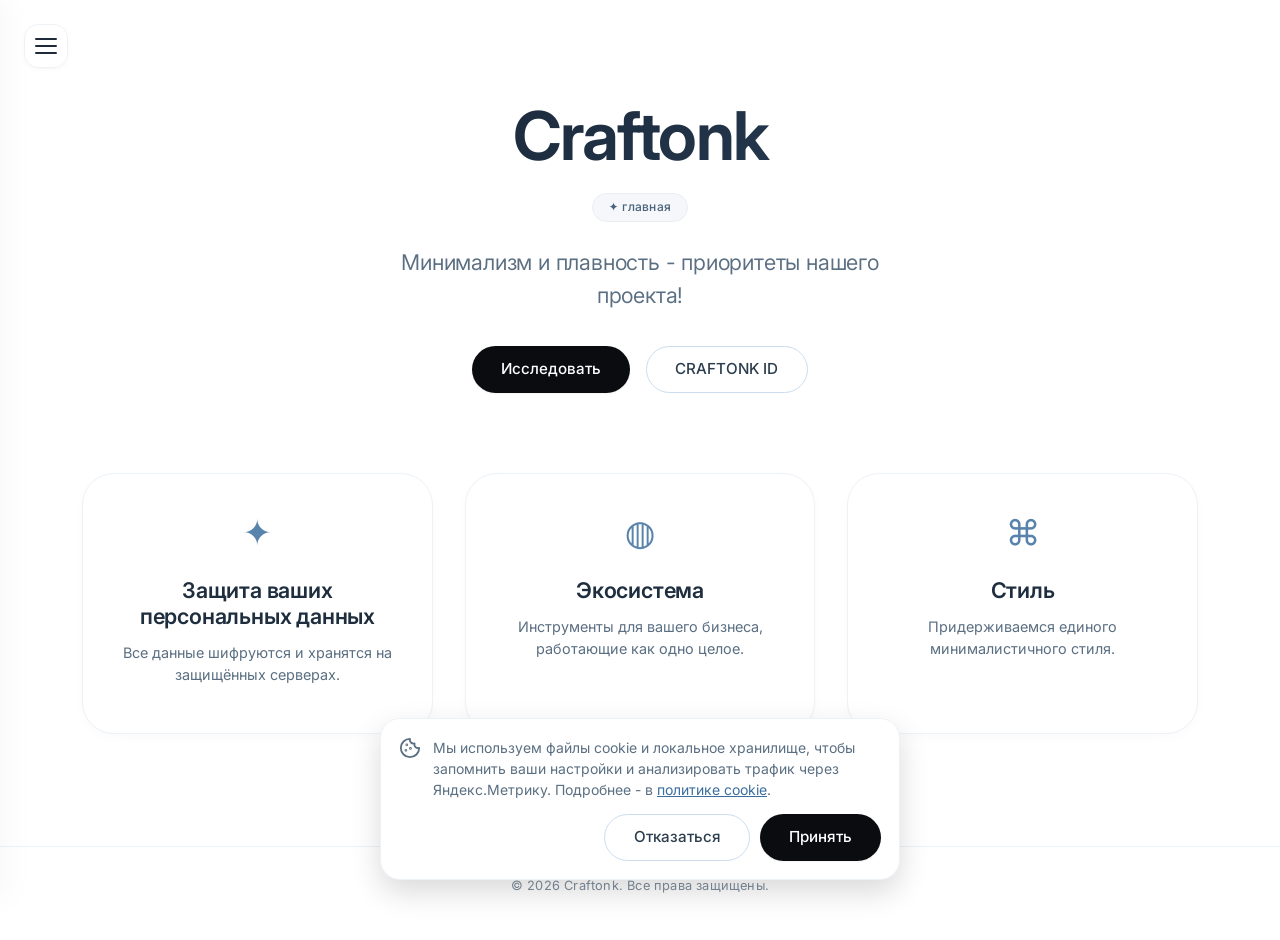
<file: index.html>
<!DOCTYPE html>
<html lang="ru">
<head>
    <meta charset="UTF-8">
    <meta name="viewport" content="width=device-width, initial-scale=1.0">
    <title>Craftonk — официальный сайт</title>
    <link rel="icon" href="/favicon.ico">
    <link href="https://cdn.jsdelivr.net/npm/bootstrap@5.3.2/dist/css/bootstrap.min.css" rel="stylesheet">
    <link rel="stylesheet" href="style.css">
    <link rel="stylesheet" href="settings.css">
    <script>
      (function() {
        const saved = localStorage.getItem('theme');
        const prefersDark = window.matchMedia('(prefers-color-scheme: dark)').matches;
        if (saved === 'dark' || (!saved && prefersDark)) {
          document.documentElement.setAttribute('data-theme', 'dark');
        }
      })();
    </script>
</head>
<body>

    <button class="menu-toggle" id="menuToggle">
        <span></span>
        <span></span>
        <span></span>
    </button>

    <nav class="side-menu" id="sideMenu">
        <div class="menu-header">
            <h5>Craftonk</h5>
        </div>
        <ul class="menu-nav">
            <li><a href="index.html">Главная</a></li>
            <li><a href="about.html">О нас</a></li>
            <li><a href="projects.html">Проекты</a></li>
            <li><a href="craftonk-id.html" class="craftonk-link">CRAFTONK ID</a></li>
            <li><a href="settings.html">Настройки</a></li>
        </ul>
    </nav>

    <div class="content-overlay" id="overlay"></div>

    <main class="main-content">
        <div class="container hero-section">
            <h1>Craftonk</h1>
            <div class="badge-wrapper">
                <span class="premium-badge">✦ главная</span>
            </div>
            <p class="hero-description">
                Минимализм и плавность - приоритеты нашего проекта!
            </p>
            <div class="hero-actions">
                <button class="btn-primary-custom" id="exploreBtn">Исследовать</button>
                <button class="btn-secondary-custom" id="craftonkIdBtnHero">CRAFTONK ID</button>
            </div>
        </div>

        <div class="container features-grid">
            <div class="feature-card">
                <div class="feature-icon">✦</div>
                <h3>Защита ваших персональных данных</h3>
                <p>Все данные шифруются и хранятся на защищённых серверах.</p>
            </div>
            <div class="feature-card">
                <div class="feature-icon">◍</div>
                <h3>Экосистема</h3>
                <p>Инструменты для вашего бизнеса, работающие как одно целое.</p>
            </div>
            <div class="feature-card">
                <div class="feature-icon">⌘</div>
                <h3>Стиль</h3>
                <p>Придерживаемся единого минималистичного стиля.</p>
            </div>
        </div>
    </main>

    <footer class="footer">
        <div class="container">
            <p>© 2026 Craftonk. Все права защищены.</p>
        </div>
    </footer>

    <script src="https://cdn.jsdelivr.net/npm/bootstrap@5.3.2/dist/js/bootstrap.bundle.min.js"></script>
    <script src="script.js"></script>
    <script src="settings.js"></script>
</body>
</html>
</file>
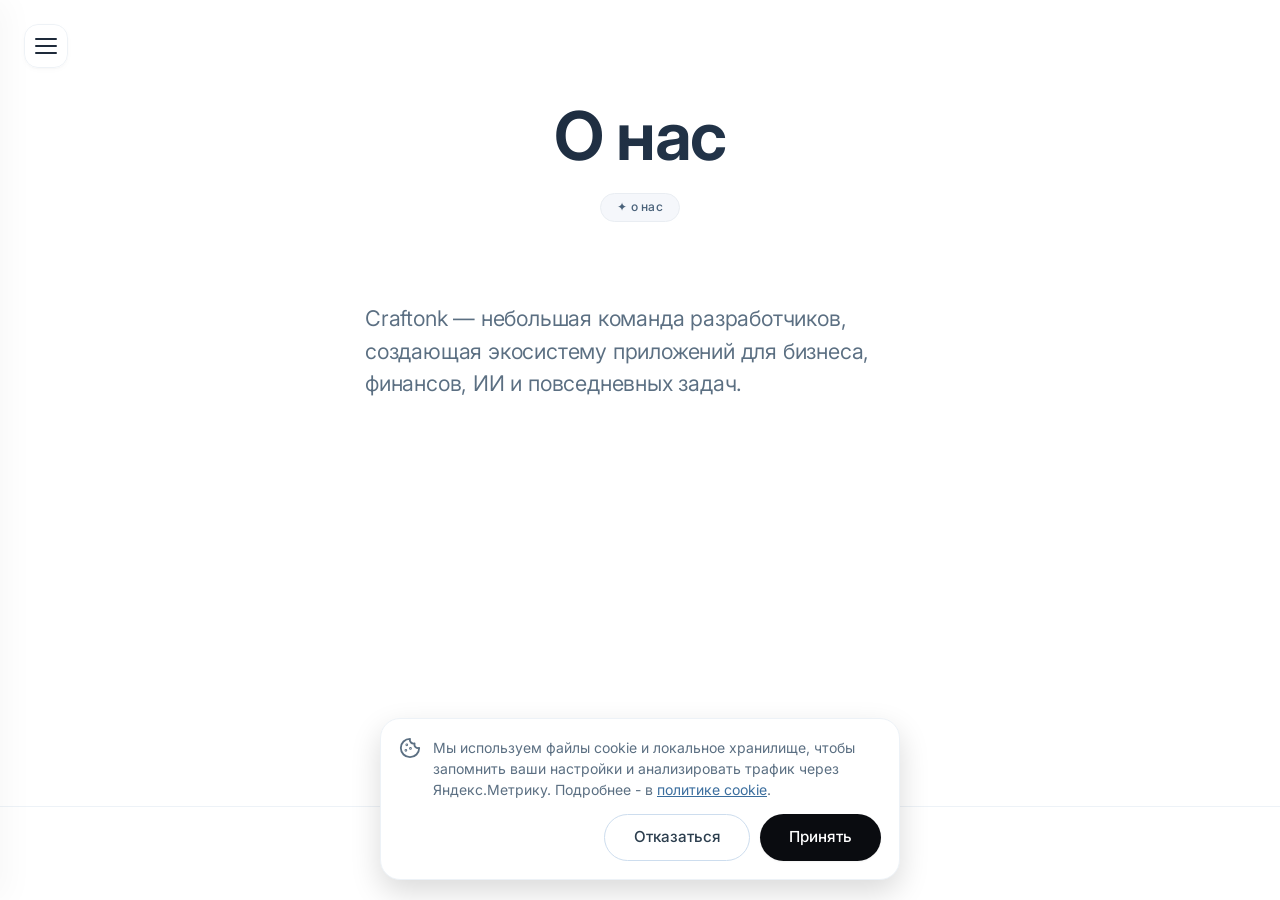
<file: about.html>
<!DOCTYPE html>
<html lang="ru">
<head>
    <meta charset="UTF-8">
    <meta name="viewport" content="width=device-width, initial-scale=1.0">
    <title>Craftonk — о нас</title>
    <link rel="icon" href="/favicon.ico">
    <link href="https://cdn.jsdelivr.net/npm/bootstrap@5.3.2/dist/css/bootstrap.min.css" rel="stylesheet">
    <link rel="stylesheet" href="style.css">
    <link rel="stylesheet" href="settings.css">
    <script>
      (function() {
        const saved = localStorage.getItem('theme');
        const prefersDark = window.matchMedia('(prefers-color-scheme: dark)').matches;
        if (saved === 'dark' || (!saved && prefersDark)) {
          document.documentElement.setAttribute('data-theme', 'dark');
        }
      })();
    </script>
</head>
<body>

    <button class="menu-toggle" id="menuToggle">
        <span></span>
        <span></span>
        <span></span>
    </button>

    <nav class="side-menu" id="sideMenu">
        <div class="menu-header">
            <h5>Craftonk</h5>
        </div>
        <ul class="menu-nav">
            <li><a href="index.html">Главная</a></li>
            <li><a href="about.html">О нас</a></li>
            <li><a href="projects.html">Проекты</a></li>
            <li><a href="craftonk-id.html" class="craftonk-link">CRAFTONK ID</a></li>
            <li><a href="settings.html">Настройки</a></li>
        </ul>
    </nav>

    <div class="content-overlay" id="overlay"></div>

    <main class="main-content">
        <div class="container hero-section">
            <h1>О нас</h1>
            <div class="badge-wrapper">
                <span class="premium-badge">✦ о нас</span>
            </div>
        </div>

        <div class="hero-description">
            <p>Craftonk — небольшая команда разработчиков, создающая экосистему приложений для бизнеса, финансов, ИИ и повседневных задач.</p>
        </div>
    </main>

    <footer class="footer">
        <div class="container">
            <p>© 2026 Craftonk. Все права защищены.</p>
        </div>
    </footer>

    <script src="https://cdn.jsdelivr.net/npm/bootstrap@5.3.2/dist/js/bootstrap.bundle.min.js"></script>
    <script src="script.js"></script>
    <script src="settings.js"></script>
</body>
</html>
</file>
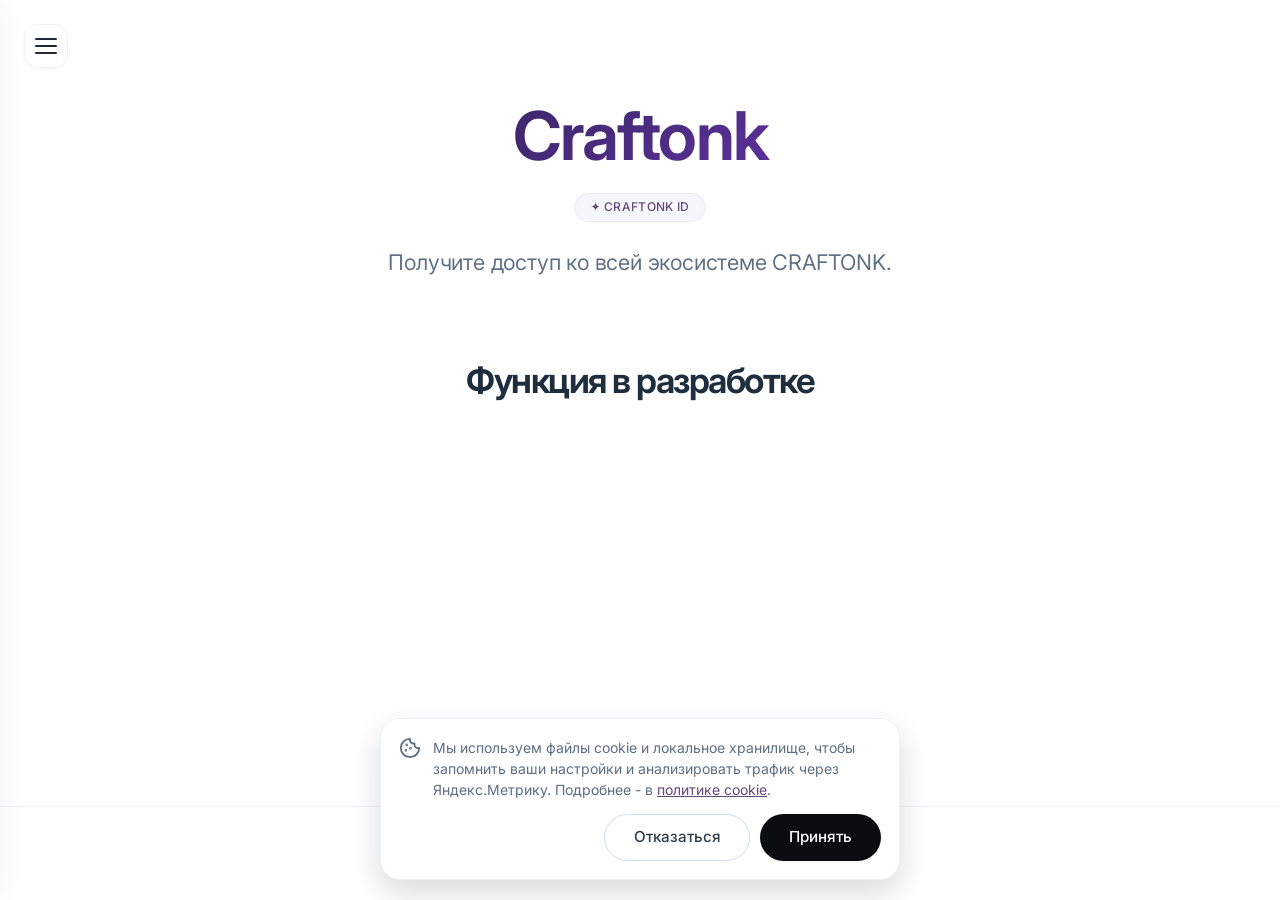
<file: craftonk-id.html>
<!DOCTYPE html>
<html lang="ru">
<head>
    <meta charset="UTF-8">
    <meta name="viewport" content="width=device-width, initial-scale=1.0">
    <title>Craftonk — CRAFTONK ID</title>
    <link rel="icon" href="/favicon.ico">
    <link href="https://cdn.jsdelivr.net/npm/bootstrap@5.3.2/dist/css/bootstrap.min.css" rel="stylesheet">
    <link rel="stylesheet" href="style2.css">
    <link rel="stylesheet" href="settings.css">
    <script>
      (function() {
        const saved = localStorage.getItem('theme');
        const prefersDark = window.matchMedia('(prefers-color-scheme: dark)').matches;
        if (saved === 'dark' || (!saved && prefersDark)) {
          document.documentElement.setAttribute('data-theme', 'dark');
        }
      })();
    </script>
</head>
<body>

    <button class="menu-toggle" id="menuToggle">
        <span></span>
        <span></span>
        <span></span>
    </button>

    <nav class="side-menu" id="sideMenu">
        <div class="menu-header">
            <h5>Craftonk</h5>
        </div>
        <ul class="menu-nav">
            <li><a href="index.html">Главная</a></li>
            <li><a href="about.html">О нас</a></li>
            <li><a href="projects.html">Проекты</a></li>
            <li><a href="craftonk-id.html" class="craftonk-link">CRAFTONK ID</a></li>
            <li><a href="settings.html">Настройки</a></li>
        </ul>
    </nav>

    <div class="content-overlay" id="overlay"></div>

    <main class="main-content">
        <div class="container hero-section">
            <h1>Craftonk</h1>
            <div class="badge-wrapper">
                <span class="premium-badge">✦ CRAFTONK ID</span>
            </div>
            <p class="hero-description">
                Получите доступ ко всей экосистеме CRAFTONK.
            </p>
        </div>

        <div class="container hero-section2">
            <h3>Функция в разработке</h3>
        </div>
    </main>

    <footer class="footer">
        <div class="container">
            <p>© 2026 Craftonk. Все права защищены.</p>
        </div>
    </footer>

    <script src="https://cdn.jsdelivr.net/npm/bootstrap@5.3.2/dist/js/bootstrap.bundle.min.js"></script>
    <script src="script.js"></script>
    <script src="settings.js"></script>
</body>
</html>
</file>
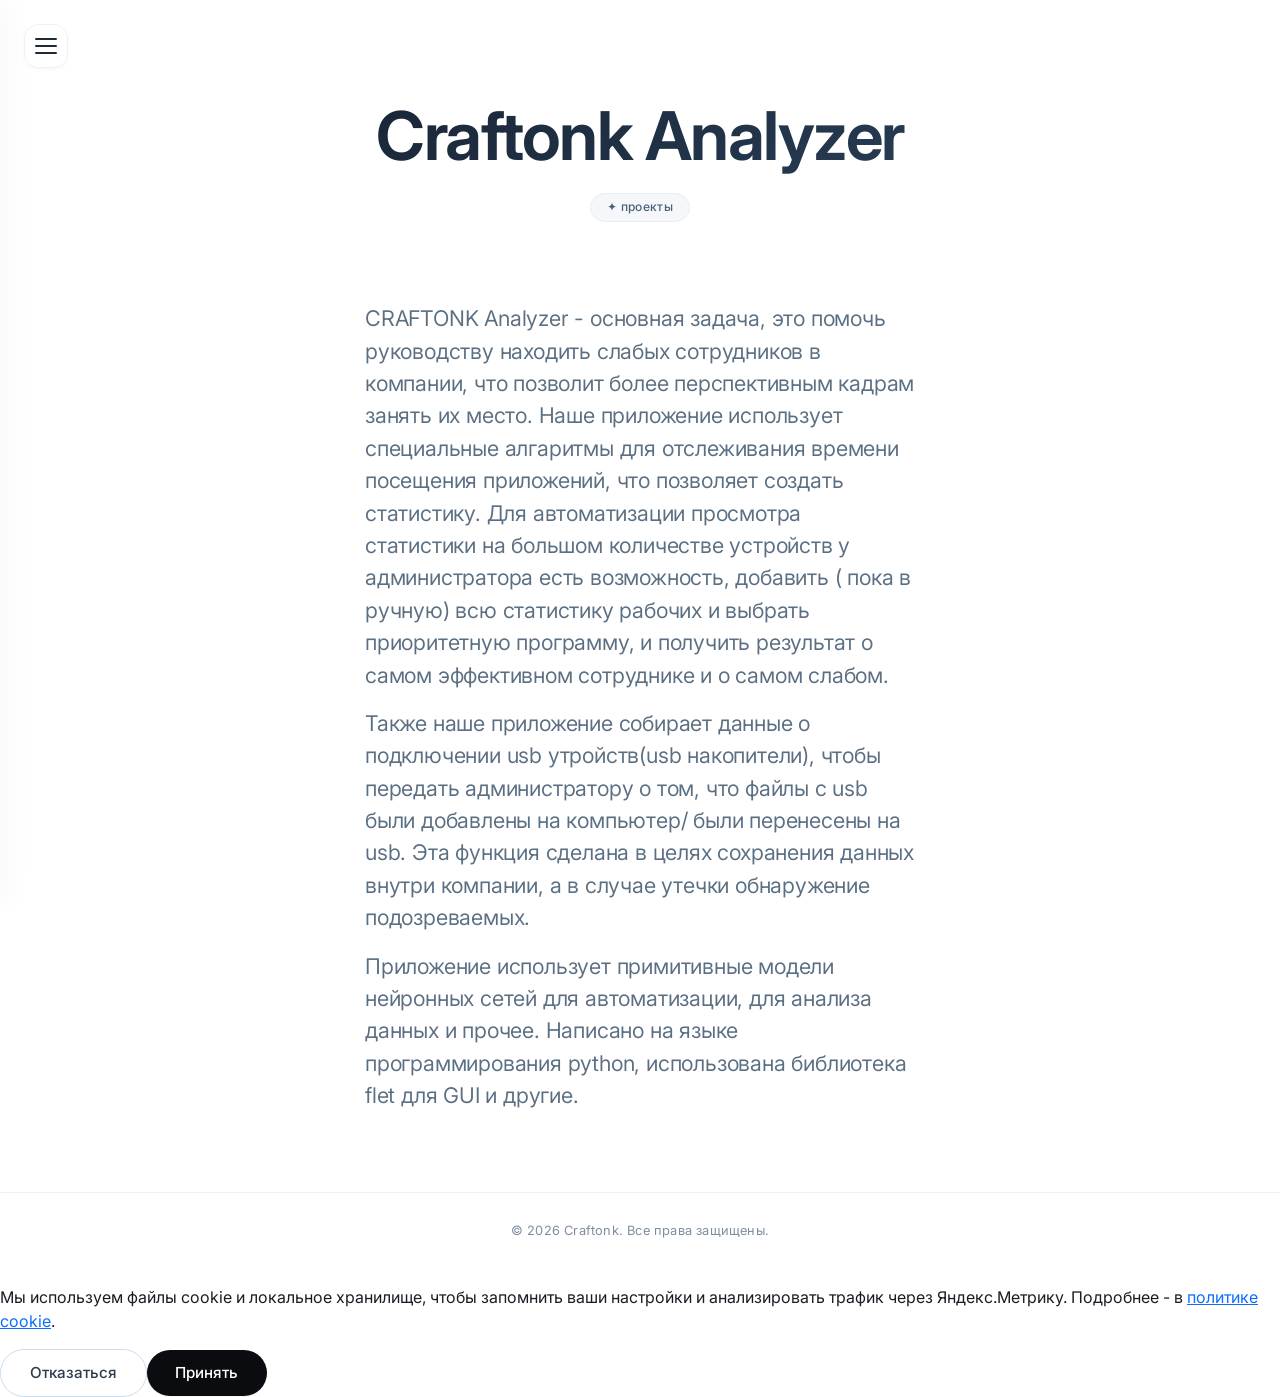
<file: project-1.html>
<!DOCTYPE html>
<html lang="ru">
<head>
    <meta charset="UTF-8">
    <meta name="viewport" content="width=device-width, initial-scale=1.0">
    <title>Craftonk — CRAFTONK ANALYZER</title>
    <link rel="icon" href="/favicon.ico" type="image/x-icon">
    <link href="https://cdn.jsdelivr.net/npm/bootstrap@5.3.2/dist/css/bootstrap.min.css" rel="stylesheet">
    <link rel="stylesheet" href="style.css">
    <script>
      (function() {
        const saved = localStorage.getItem('theme');
        const prefersDark = window.matchMedia('(prefers-color-scheme: dark)').matches;
        if (saved === 'dark' || (!saved && prefersDark)) {
          document.documentElement.setAttribute('data-theme', 'dark');
        }
      })();
    </script>
</head>
<body>

    <button class="menu-toggle" id="menuToggle">
        <span></span>
        <span></span>
        <span></span>
    </button>

    <nav class="side-menu" id="sideMenu">
        <div class="menu-header">
            <h5>Craftonk</h5>
        </div>
        <ul class="menu-nav">
            <li><a href="index.html">Главная</a></li>
            <li><a href="about.html">О нас</a></li>
            <li><a href="projects.html">Проекты</a></li>
            <li><a href="craftonk-id.html" class="craftonk-link">CRAFTONK ID</a></li>
            <li><a href="settings.html">Настройки</a></li>
        </ul>
    </nav>

    <div class="content-overlay" id="overlay"></div>

    <main class="main-content">
        <div class="container hero-section">
            <h1>Craftonk Analyzer</h1>
            <div class="badge-wrapper">
                <span class="premium-badge">✦ проекты</span>
            </div>
        </div>

        <div class="hero-description">
            <p>CRAFTONK Analyzer - основная задача, это помочь руководству находить слабых сотрудников в компании, что позволит более перспективным кадрам занять их место. Наше приложение использует специальные алгаритмы для отслеживания времени посещения приложений, что позволяет создать статистику. Для автоматизации просмотра статистики на большом количестве устройств у администратора есть возможность, добавить ( пока в ручную) всю статистику рабочих и выбрать приоритетную программу, и получить результат о самом эффективном сотруднике и о самом слабом. </p>
            <p>Также наше приложение собирает данные о подключении usb утройств(usb накопители), чтобы передать администратору о том, что файлы с usb были добавлены на компьютер/ были перенесены на usb. Эта функция сделана в целях сохранения данных внутри компании, а в случае утечки обнаружение подозреваемых.</p>
            <p>Приложение использует примитивные модели нейронных сетей для автоматизации, для анализа данных и прочее. Написано на языке программирования python, использована библиотека flet для GUI и другие.</p>
        </div>
    </main>

    <footer class="footer">
        <div class="container">
            <p>© 2026 Craftonk. Все права защищены.</p>
        </div>
    </footer>

    <script src="https://cdn.jsdelivr.net/npm/bootstrap@5.3.2/dist/js/bootstrap.bundle.min.js"></script>
    <script src="script.js"></script>
    <script src="settings.js"></script>
</body>
</html>
</file>
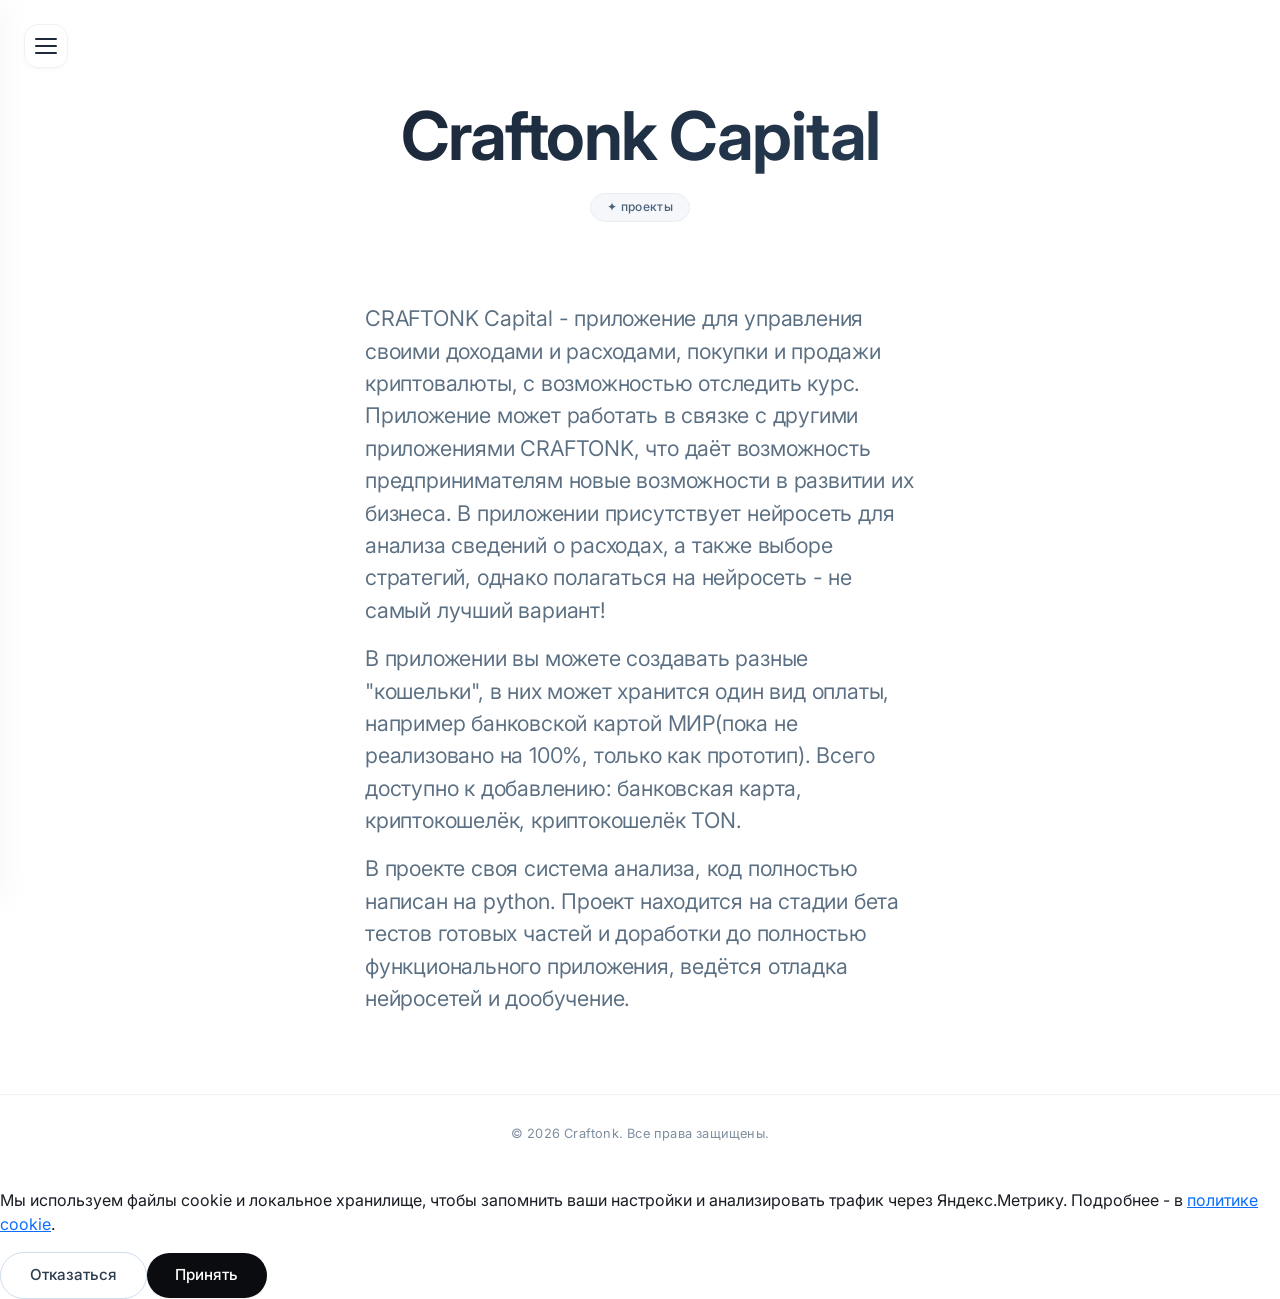
<file: project-2.html>
<!DOCTYPE html>
<html lang="ru">
<head>
    <meta charset="UTF-8">
    <meta name="viewport" content="width=device-width, initial-scale=1.0">
    <title>Craftonk — CRAFTONK CAPITAL</title>
    <link href="https://cdn.jsdelivr.net/npm/bootstrap@5.3.2/dist/css/bootstrap.min.css" rel="stylesheet">
    <link rel="stylesheet" href="style.css">
    <script>
      (function() {
        const saved = localStorage.getItem('theme');
        const prefersDark = window.matchMedia('(prefers-color-scheme: dark)').matches;
        if (saved === 'dark' || (!saved && prefersDark)) {
          document.documentElement.setAttribute('data-theme', 'dark');
        }
      })();
    </script>
</head>
<body>

    <button class="menu-toggle" id="menuToggle">
        <span></span>
        <span></span>
        <span></span>
    </button>

    <nav class="side-menu" id="sideMenu">
        <div class="menu-header">
            <h5>Craftonk</h5>
        </div>
        <ul class="menu-nav">
            <li><a href="index.html">Главная</a></li>
            <li><a href="about.html">О нас</a></li>
            <li><a href="projects.html">Проекты</a></li>
            <li><a href="craftonk-id.html" class="craftonk-link">CRAFTONK ID</a></li>
            <li><a href="settings.html">Настройки</a></li>
        </ul>
    </nav>

    <div class="content-overlay" id="overlay"></div>

    <main class="main-content">
        <div class="container hero-section">
            <h1>Craftonk Capital</h1>
            <div class="badge-wrapper">
                <span class="premium-badge">✦ проекты</span>
            </div>
        </div>

        <div class="hero-description">
            <p>CRAFTONK Capital - приложение для управления своими доходами и расходами, покупки и продажи криптовалюты, с возможностью отследить курс. Приложение может работать в связке с другими приложениями CRAFTONK, что даёт возможность предпринимателям новые возможности в развитии их бизнеса. В приложении присутствует нейросеть для анализа сведений о расходах, а также выборе стратегий, однако полагаться на нейросеть - не самый лучший вариант!</p>
            <p>В приложении вы можете создавать разные "кошельки", в них может хранится один вид оплаты, например банковской картой МИР(пока не реализовано на 100%, только как прототип). Всего доступно к добавлению: банковская карта, криптокошелёк, криптокошелёк TON.</p>
            <p>В проекте своя система анализа, код полностью написан на python. Проект находится на стадии бета тестов готовых частей и доработки до полностью функционального приложения, ведётся отладка нейросетей и дообучение.</p>
        </div>
    </main>

    <footer class="footer">
        <div class="container">
            <p>© 2026 Craftonk. Все права защищены.</p>
        </div>
    </footer>

    <script src="https://cdn.jsdelivr.net/npm/bootstrap@5.3.2/dist/js/bootstrap.bundle.min.js"></script>
    <script src="script.js"></script>
    <script src="settings.js"></script>
</body>
</html>
</file>
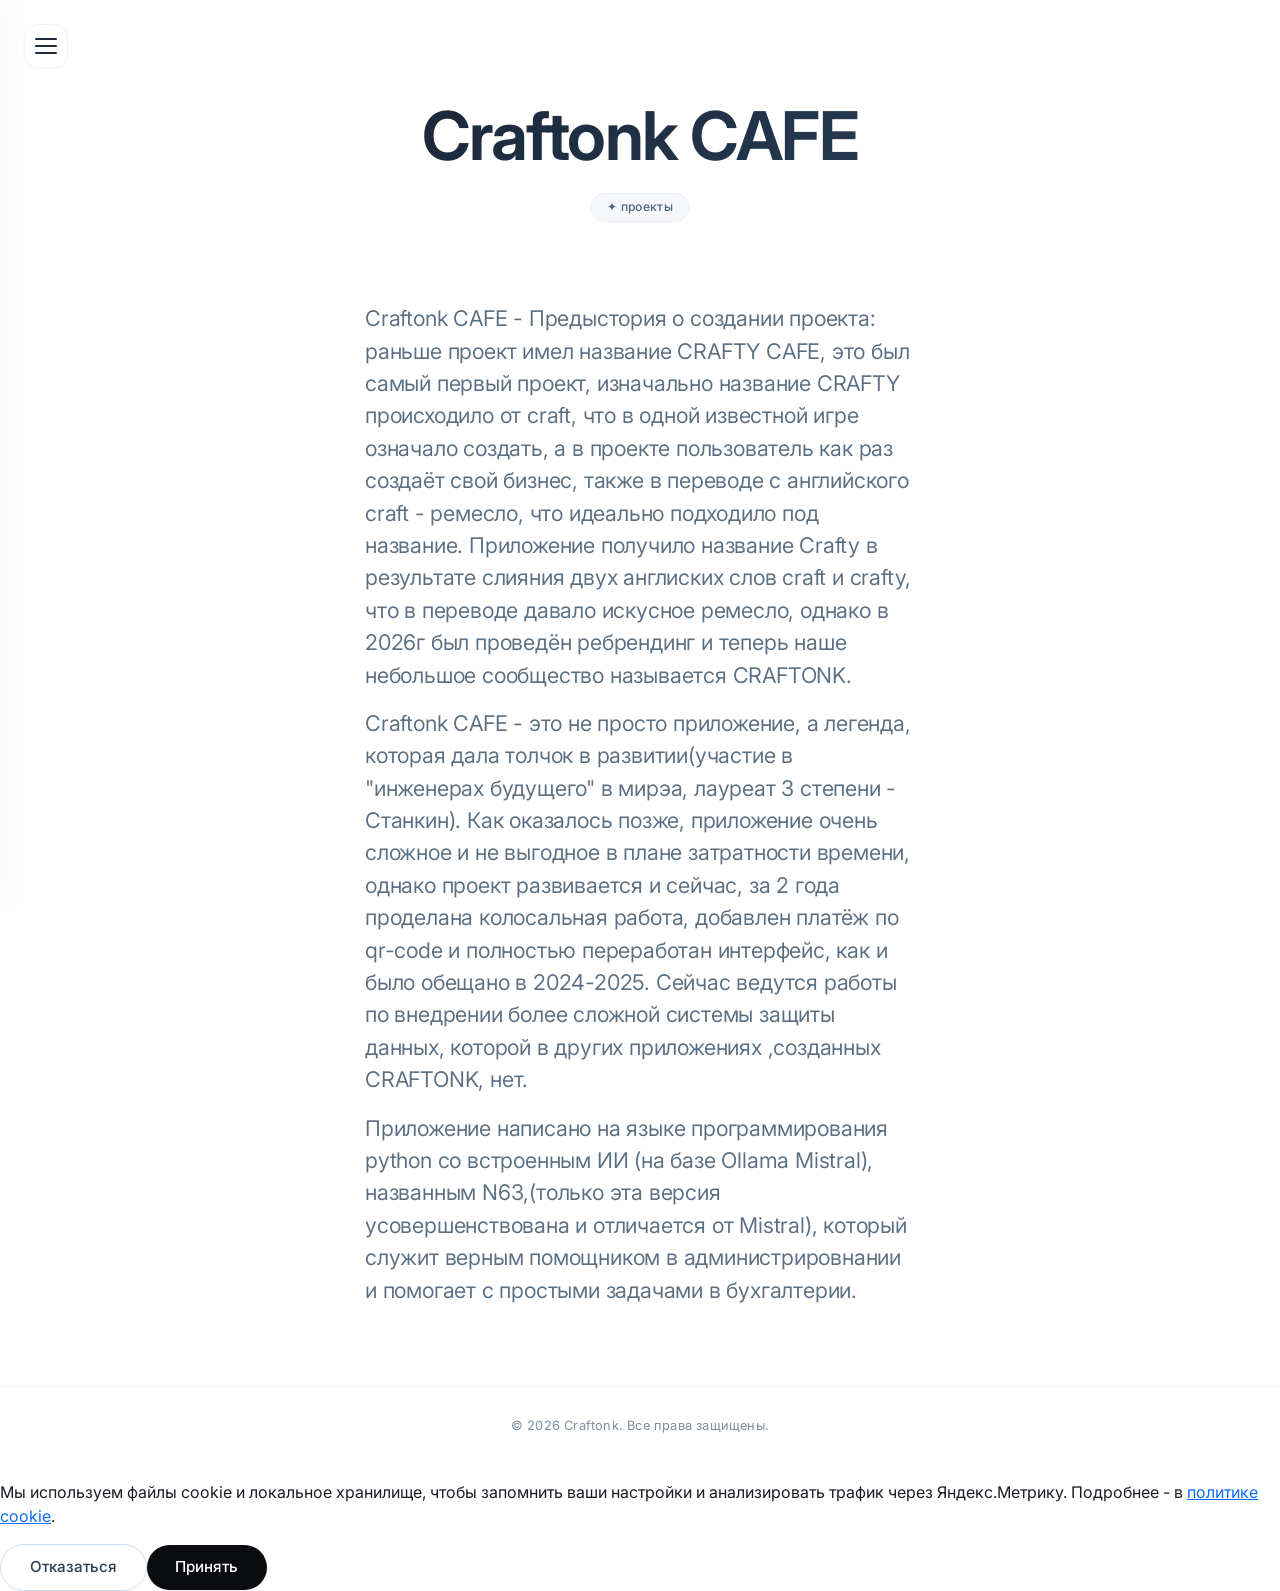
<file: project-3.html>
<!DOCTYPE html>
<html lang="ru">
<head>
    <meta charset="UTF-8">
    <meta name="viewport" content="width=device-width, initial-scale=1.0">
    <title>Craftonk — CRAFTONK CAFE</title>
    <link href="https://cdn.jsdelivr.net/npm/bootstrap@5.3.2/dist/css/bootstrap.min.css" rel="stylesheet">
    <link rel="stylesheet" href="style.css">
    <script>
      (function() {
        const saved = localStorage.getItem('theme');
        const prefersDark = window.matchMedia('(prefers-color-scheme: dark)').matches;
        if (saved === 'dark' || (!saved && prefersDark)) {
          document.documentElement.setAttribute('data-theme', 'dark');
        }
      })();
    </script>
</head>
<body>

    <button class="menu-toggle" id="menuToggle">
        <span></span>
        <span></span>
        <span></span>
    </button>

    <nav class="side-menu" id="sideMenu">
        <div class="menu-header">
            <h5>Craftonk</h5>
        </div>
        <ul class="menu-nav">
            <li><a href="index.html">Главная</a></li>
            <li><a href="about.html">О нас</a></li>
            <li><a href="projects.html">Проекты</a></li>
            <li><a href="craftonk-id.html" class="craftonk-link">CRAFTONK ID</a></li>
            <li><a href="settings.html">Настройки</a></li>
        </ul>
    </nav>

    <div class="content-overlay" id="overlay"></div>

    <main class="main-content">
        <div class="container hero-section">
            <h1>Craftonk CAFE</h1>
            <div class="badge-wrapper">
                <span class="premium-badge">✦ проекты</span>
            </div>
        </div>

        <div class="hero-description">
            <p>Craftonk CAFE - Предыстория о создании проекта: раньше проект имел название CRAFTY CAFE, это был самый первый проект, изначально название CRAFTY происходило от craft, что в одной известной игре означало создать, а в проекте пользователь как раз создаёт свой бизнес, также в переводе с английского craft - ремесло, что идеально подходило под название. Приложение получило название Crafty в результате слияния двух англиских слов craft и crafty, что в переводе давало искусное ремесло, однако в 2026г был проведён ребрендинг и теперь наше небольшое сообщество называется CRAFTONK.</p>
            <p>Craftonk CAFE - это не просто приложение, а легенда, которая дала толчок в развитии(участие в "инженерах будущего" в мирэа, лауреат 3 степени - Станкин). Как оказалось позже, приложение очень сложное и не выгодное в плане затратности времени, однако проект развивается и сейчас, за 2 года проделана колосальная работа, добавлен платёж по qr-code и полностью переработан интерфейс, как и было обещано в 2024-2025. Сейчас ведутся работы по внедрении более сложной системы защиты данных, которой в других приложениях ,созданных CRAFTONK, нет.</p>
            <p>Приложение написано на языке программирования python со встроенным ИИ (на базе Ollama Mistral), названным N63,(только эта версия усовершенствована и отличается от Mistral), который служит верным помощником в администрировнании и помогает с простыми задачами в бухгалтерии.</p>
        </div>
    </main>

    <footer class="footer">
        <div class="container">
            <p>© 2026 Craftonk. Все права защищены.</p>
        </div>
    </footer>

    <script src="https://cdn.jsdelivr.net/npm/bootstrap@5.3.2/dist/js/bootstrap.bundle.min.js"></script>
    <script src="script.js"></script>
    <script src="settings.js"></script>
</body>
</html>
</file>
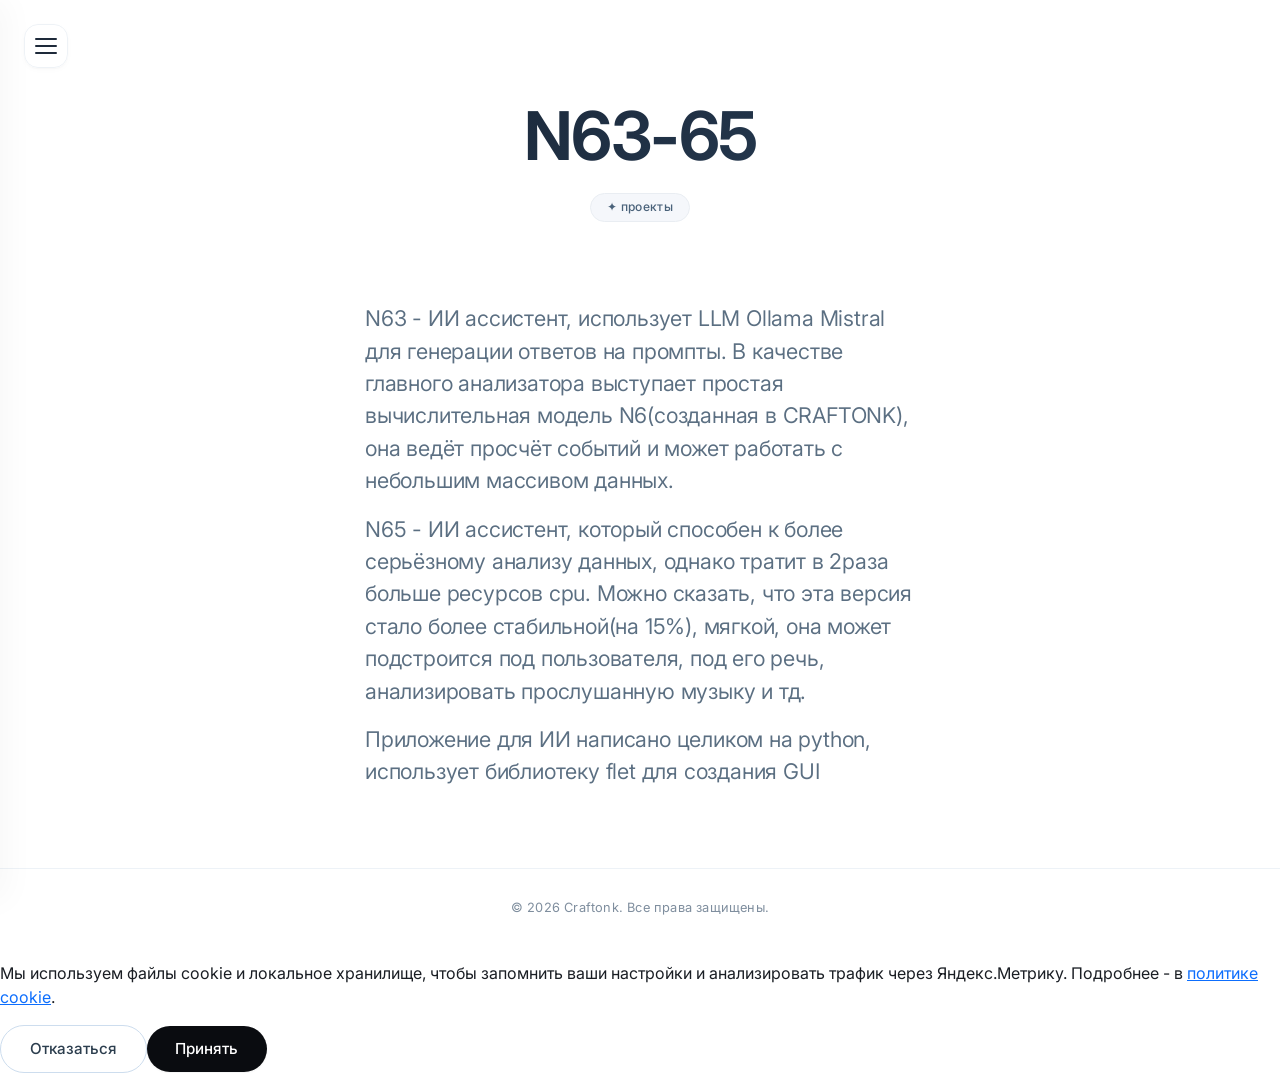
<file: project-4.html>
<!DOCTYPE html>
<html lang="ru">
<head>
    <meta charset="UTF-8">
    <meta name="viewport" content="width=device-width, initial-scale=1.0">
    <title>Craftonk — N63-65</title>
    <link href="https://cdn.jsdelivr.net/npm/bootstrap@5.3.2/dist/css/bootstrap.min.css" rel="stylesheet">
    <link rel="stylesheet" href="style.css">
    <script>
      (function() {
        const saved = localStorage.getItem('theme');
        const prefersDark = window.matchMedia('(prefers-color-scheme: dark)').matches;
        if (saved === 'dark' || (!saved && prefersDark)) {
          document.documentElement.setAttribute('data-theme', 'dark');
        }
      })();
    </script>
</head>
<body>

    <button class="menu-toggle" id="menuToggle">
        <span></span>
        <span></span>
        <span></span>
    </button>

    <nav class="side-menu" id="sideMenu">
        <div class="menu-header">
            <h5>Craftonk</h5>
        </div>
        <ul class="menu-nav">
            <li><a href="index.html">Главная</a></li>
            <li><a href="about.html">О нас</a></li>
            <li><a href="projects.html">Проекты</a></li>
            <li><a href="craftonk-id.html" class="craftonk-link">CRAFTONK ID</a></li>
            <li><a href="settings.html">Настройки</a></li>
        </ul>
    </nav>

    <div class="content-overlay" id="overlay"></div>

    <main class="main-content">
        <div class="container hero-section">
            <h1>N63-65</h1>
            <div class="badge-wrapper">
                <span class="premium-badge">✦ проекты</span>
            </div>
        </div>

        <div class="hero-description">
            <p>N63 - ИИ ассистент, использует LLM Ollama Mistral для генерации ответов на промпты. В качестве главного анализатора выступает простая вычислительная модель N6(созданная в CRAFTONK), она ведёт просчёт событий и может работать с небольшим массивом данных.</p>
            <p>N65 - ИИ ассистент, который способен к более серьёзному анализу данных, однако тратит в 2раза больше ресурсов cpu. Можно сказать, что эта версия стало более стабильной(на 15%), мягкой, она может подстроится под пользователя, под его речь, анализировать прослушанную музыку и тд.</p>
            <p>Приложение для ИИ написано целиком на python, использует библиотеку flet для создания GUI</p>
        </div>
    </main>

    <footer class="footer">
        <div class="container">
            <p>© 2026 Craftonk. Все права защищены.</p>
        </div>
    </footer>

    <script src="https://cdn.jsdelivr.net/npm/bootstrap@5.3.2/dist/js/bootstrap.bundle.min.js"></script>
    <script src="script.js"></script>
    <script src="settings.js"></script>
</body>
</html>
</file>
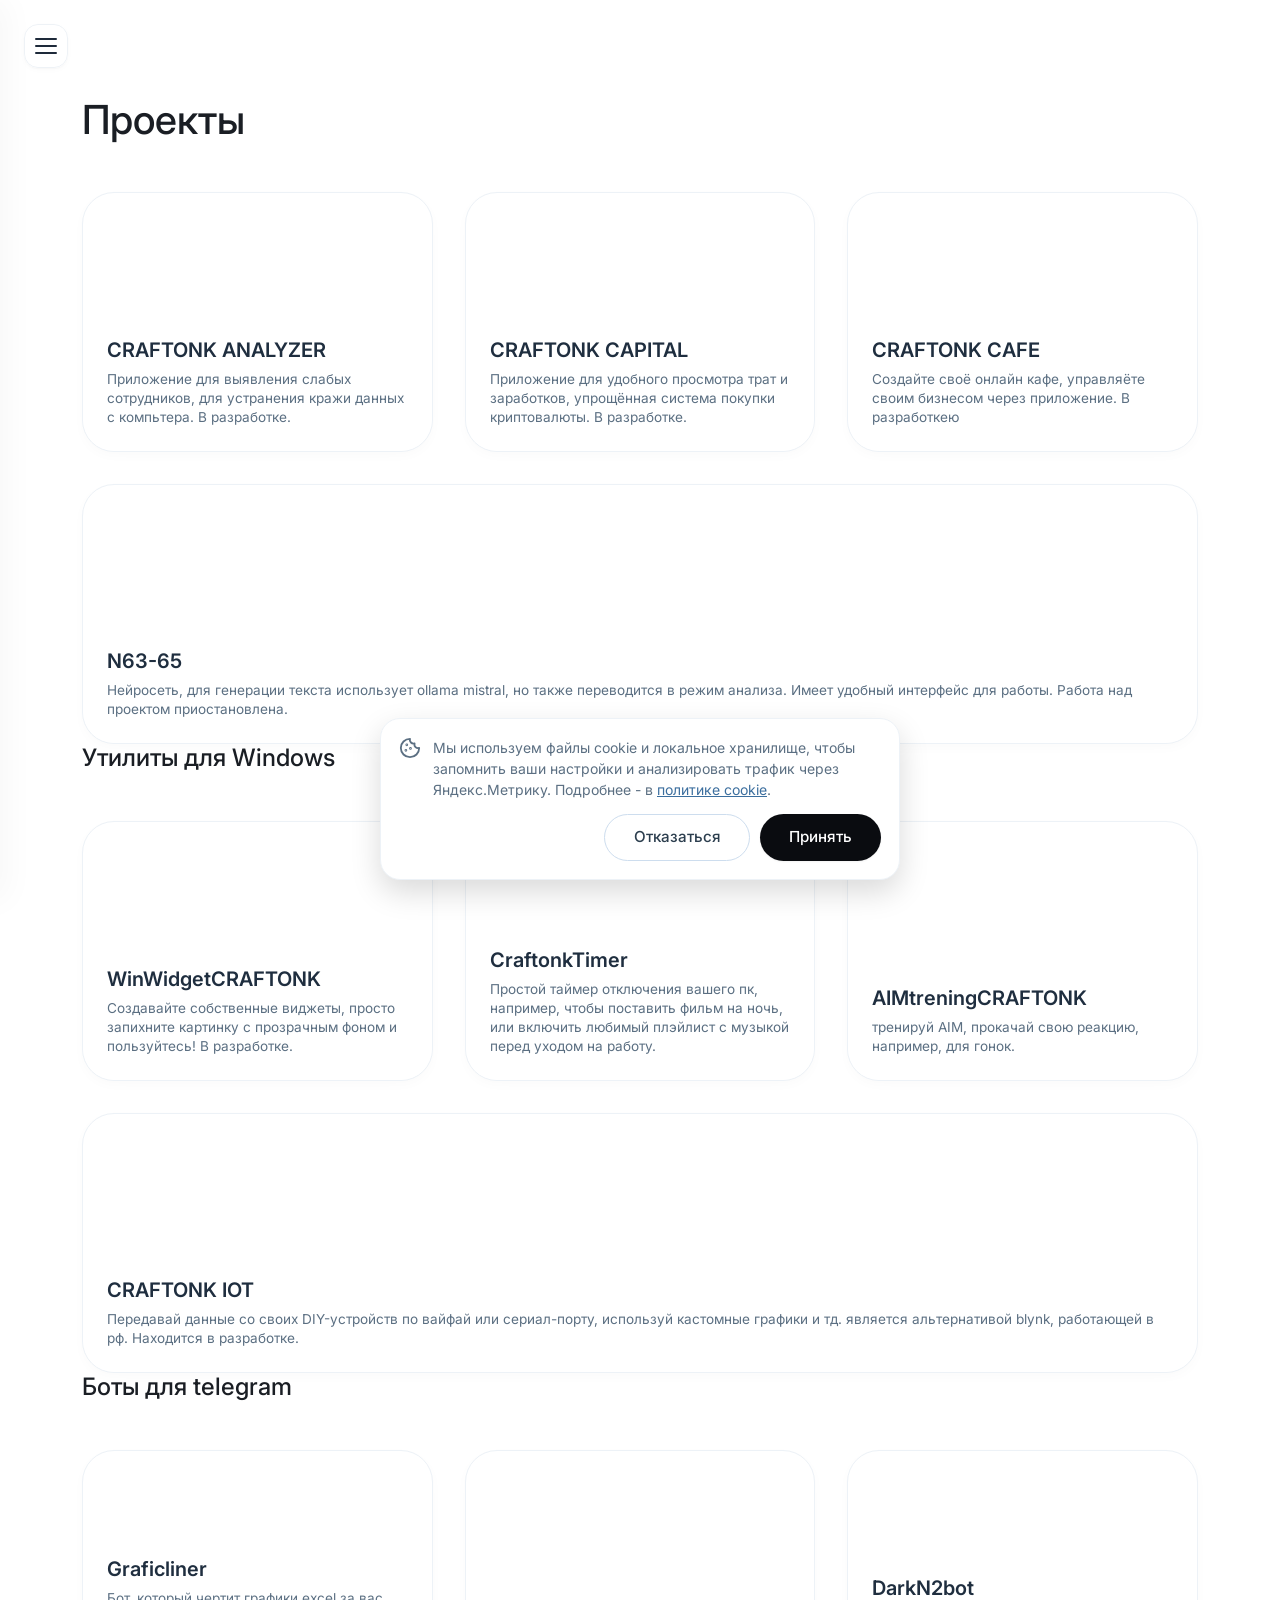
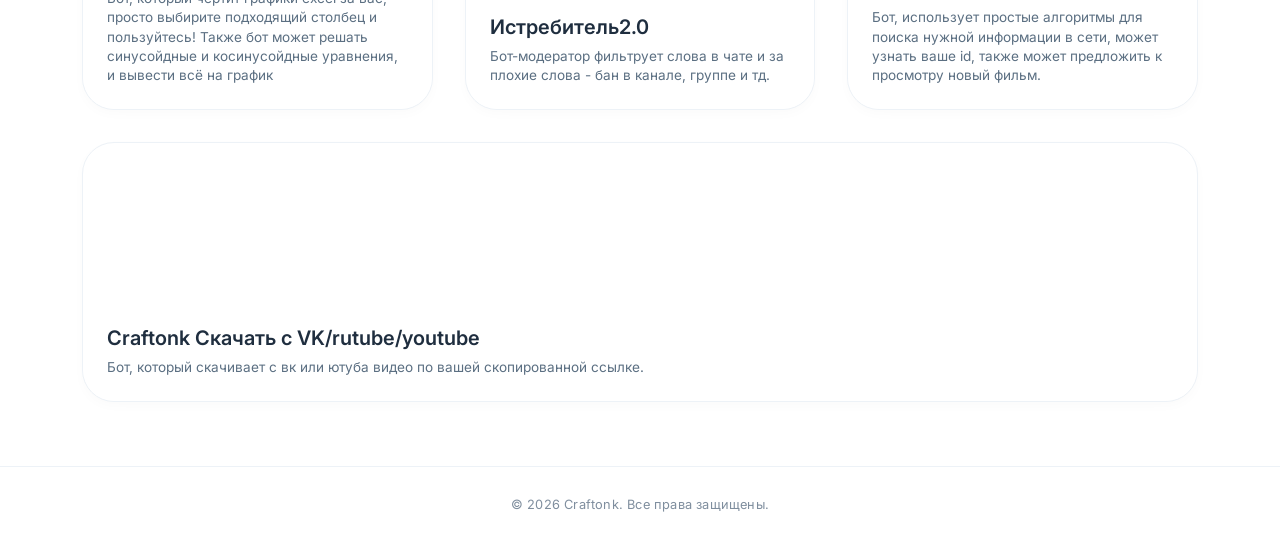
<file: projects.html>
<!DOCTYPE html>
<html lang="ru">
<head>
    <meta charset="UTF-8">
    <meta name="viewport" content="width=device-width, initial-scale=1.0">
    <title>Проекты — Craftonk</title>
    <link rel="icon" href="/favicon.ico">
    <link href="https://cdn.jsdelivr.net/npm/bootstrap@5.3.2/dist/css/bootstrap.min.css" rel="stylesheet">
    <link rel="stylesheet" href="style.css">
    <link rel="stylesheet" href="settings.css">
    <script>
      (function() {
        const saved = localStorage.getItem('theme');
        const prefersDark = window.matchMedia('(prefers-color-scheme: dark)').matches;
        if (saved === 'dark' || (!saved && prefersDark)) {
          document.documentElement.setAttribute('data-theme', 'dark');
        }
      })();
    </script>
</head>
<body>

    <button class="menu-toggle" id="menuToggle">
        <span></span>
        <span></span>
        <span></span>
    </button>

    <nav class="side-menu" id="sideMenu">
        <div class="menu-header">
            <h5>Craftonk</h5>
        </div>
        <ul class="menu-nav">
            <li><a href="index.html">Главная</a></li>
            <li><a href="about.html">О нас</a></li>
            <li><a href="projects.html">Проекты</a></li>
            <li><a href="craftonk-id.html" class="craftonk-link">CRAFTONK ID</a></li>
            <li><a href="settings.html">Настройки</a></li>
        </ul>
    </nav>

    <div class="content-overlay" id="overlay"></div>

    <main class="main-content">
        <div class="container">
            <h1 class="mb-5">Проекты</h1>
            <div class="projects-grid">
                <a href="project-1.html" class="project-block">
                    <div class="project-block-inner">
                        <div class="project-content">
                            <h3 class="project-title">CRAFTONK ANALYZER</h3>
                            <p class="project-description">Приложение для выявления слабых сотрудников, для устранения кражи данных с компьтера. В разработке.</p>
                        </div>
                    </div>
                </a>
                <a href="project-2.html" class="project-block">
                    <div class="project-block-inner">
                        <div class="project-content">
                            <h3 class="project-title">CRAFTONK CAPITAL</h3>
                            <p class="project-description">Приложение для удобного просмотра трат и заработков, упрощённая система покупки криптовалюты. В разработке.</p>
                        </div>
                    </div>
                </a>
                <a href="project-3.html" class="project-block">
                    <div class="project-block-inner">
                        <div class="project-content">
                            <h3 class="project-title">CRAFTONK CAFE</h3>
                            <p class="project-description">Создайте своё онлайн кафе, управляёте своим бизнесом через приложение. В разработкею</p>
                        </div>
                    </div>
                </a>
                <a href="project-4.html" class="project-block">
                    <div class="project-block-inner">
                        <div class="project-content">
                            <h3 class="project-title">N63-65</h3>
                            <p class="project-description">Нейросеть, для генерации текста использует ollama mistral, но также переводится в режим анализа. Имеет удобный интерфейс для работы. Работа над проектом приостановлена.</p>
                        </div>
                    </div>
                </a>
            </div>
            <h4 class="mb-5">Утилиты для Windows</h4>
            <div class="projects-grid">
                <a href="project-5.html" class="project-block">
                    <div class="project-block-inner">
                        <div class="project-content">
                            <h3 class="project-title">WinWidgetCRAFTONK</h3>
                            <p class="project-description">Создавайте собственные виджеты, просто запихните картинку с прозрачным фоном и пользуйтесь! В разработке.</p>
                        </div>
                    </div>
                </a>
                <a href="project-6.html" class="project-block">
                    <div class="project-block-inner">
                        <div class="project-content">
                            <h3 class="project-title">CraftonkTimer</h3>
                            <p class="project-description">Простой таймер отключения вашего пк, например, чтобы поставить фильм на ночь, или включить любимый плэйлист с музыкой перед уходом на работу.</p>
                        </div>
                    </div>
                </a>
                <a href="project-7.html" class="project-block">
                    <div class="project-block-inner">
                        <div class="project-content">
                            <h3 class="project-title">AIMtreningCRAFTONK</h3>
                            <p class="project-description">тренируй AIM, прокачай свою реакцию, например, для гонок.</p>
                        </div>
                    </div>
                </a>
                <a href="project-8.html" class="project-block">
                    <div class="project-block-inner">
                        <div class="project-content">
                            <h3 class="project-title">CRAFTONK IOT</h3>
                            <p class="project-description">Передавай данные со своих DIY-устройств по вайфай или сериал-порту, используй кастомные графики и тд. является альтернативой blynk, работающей в рф. Находится в разработке.</p>
                        </div>
                    </div>
                </a>
            </div>
            <h4 class="mb-5">Боты для telegram</h4>
            <div class="projects-grid">
                <a href="project-12.html" class="project-block">
                    <div class="project-block-inner">
                        <div class="project-content">
                            <h3 class="project-title">Graficliner</h3>
                            <p class="project-description">Бот, который чертит графики excel за вас, просто выбирите подходящий столбец и пользуйтесь! Также бот может решать синусойдные и косинусойдные уравнения, и вывести всё на график</p>
                        </div>
                    </div>
                </a>
                <a href="project-13.html" class="project-block">
                    <div class="project-block-inner">
                        <div class="project-content">
                            <h3 class="project-title">Истребитель2.0</h3>
                            <p class="project-description">Бот-модератор фильтрует слова в чате и за плохие слова - бан в канале, группе и тд.</p>
                        </div>
                    </div>
                </a>
                <a href="project-14.html" class="project-block">
                    <div class="project-block-inner">
                        <div class="project-content">
                            <h3 class="project-title">DarkN2bot</h3>
                            <p class="project-description">Бот, использует простые алгоритмы для поиска нужной информации в сети, может узнать ваше id, также может предложить к просмотру новый фильм.</p>
                        </div>
                    </div>
                </a>
                <a href="project-15.html" class="project-block">
                    <div class="project-block-inner">
                        <div class="project-content">
                            <h3 class="project-title">Craftonk Скачать с VK/rutube/youtube</h3>
                            <p class="project-description">Бот, который скачивает с вк или ютуба видео по вашей скопированной ссылке.</p>
                        </div>
                    </div>
                </a>
            </div>
        </div>
    </main>

    <footer class="footer">
        <div class="container">
            <p>© 2026 Craftonk. Все права защищены.</p>
        </div>
    </footer>

    <script src="https://cdn.jsdelivr.net/npm/bootstrap@5.3.2/dist/js/bootstrap.bundle.min.js"></script>
    <script src="script.js"></script>
    <script src="settings.js"></script>
</body>
</html>
</file>
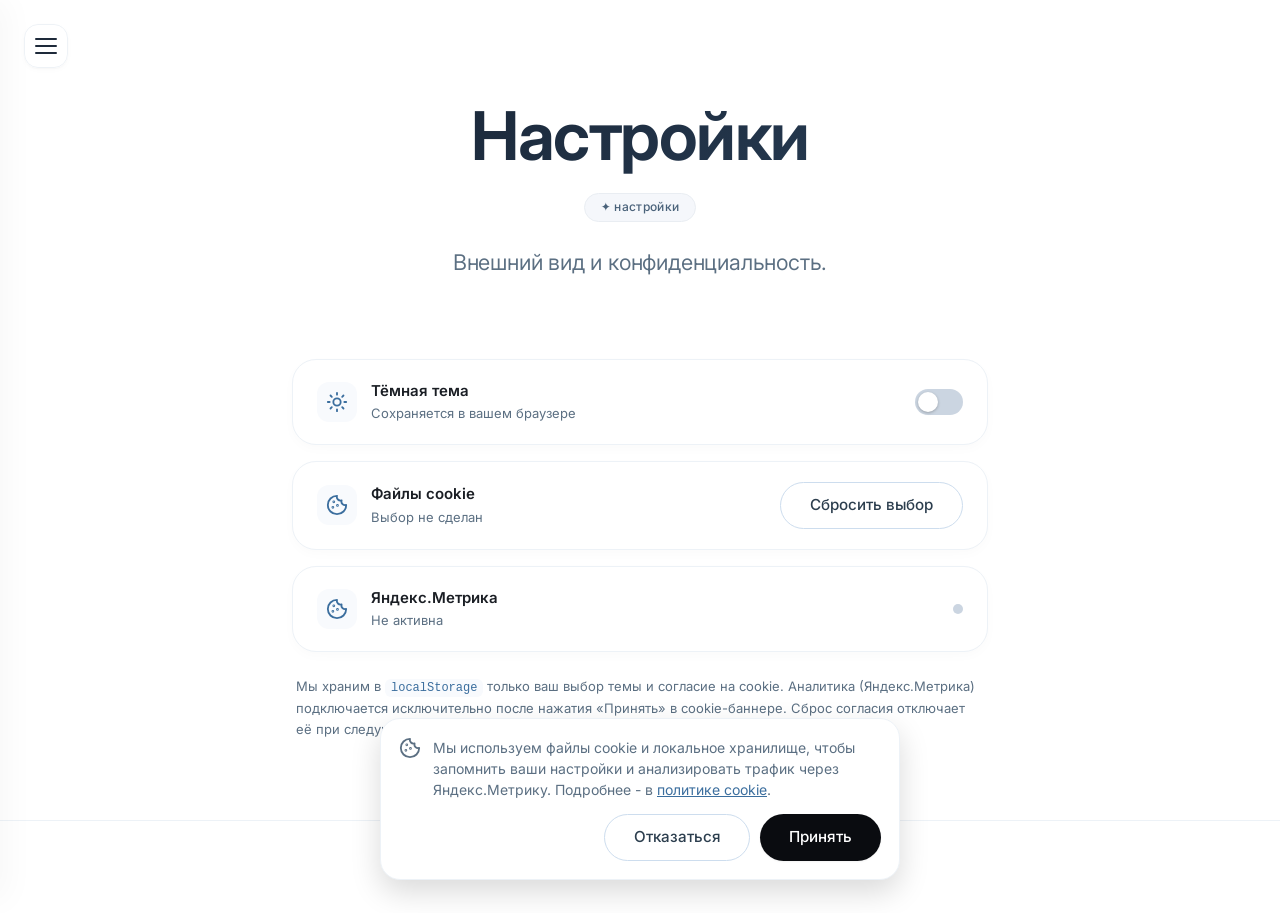
<file: settings.html>
<!DOCTYPE html>
<html lang="ru">
<head>
    <meta charset="UTF-8">
    <meta name="viewport" content="width=device-width, initial-scale=1.0">
    <title>Craftonk — настройки</title>
    <link rel="icon" href="/favicon.ico">
    <link href="https://cdn.jsdelivr.net/npm/bootstrap@5.3.2/dist/css/bootstrap.min.css" rel="stylesheet">
    <link rel="stylesheet" href="style.css">
    <link rel="stylesheet" href="settings.css">
    <script>
      (function() {
        const saved = localStorage.getItem('theme');
        const prefersDark = window.matchMedia('(prefers-color-scheme: dark)').matches;
        if (saved === 'dark' || (!saved && prefersDark)) {
          document.documentElement.setAttribute('data-theme', 'dark');
        }
      })();
    </script>
</head>
<body>

    <button class="menu-toggle" id="menuToggle">
        <span></span>
        <span></span>
        <span></span>
    </button>

    <nav class="side-menu" id="sideMenu">
        <div class="menu-header">
            <h5>Craftonk</h5>
        </div>
        <ul class="menu-nav">
            <li><a href="index.html">Главная</a></li>
            <li><a href="about.html">О нас</a></li>
            <li><a href="projects.html">Проекты</a></li>
            <li><a href="craftonk-id.html" class="craftonk-link">CRAFTONK ID</a></li>
            <li><a href="settings.html">Настройки</a></li>
        </ul>
    </nav>

    <div class="content-overlay" id="overlay"></div>

    <main class="main-content">
        <div class="container hero-section">
            <h1>Настройки</h1>
            <div class="badge-wrapper">
                <span class="premium-badge">✦ настройки</span>
            </div>
            <p class="hero-description">
                Внешний вид и конфиденциальность.
            </p>
        </div>

        <div class="container" style="max-width: 720px;">

            <div class="settings-card">
                <div class="settings-row">
                    <div class="settings-label">
                        <span class="settings-icon">
                            <span id="theme-icon" class="icon icon-sun"></span>
                        </span>
                        <div>
                            <div class="settings-title">Тёмная тема</div>
                            <div class="settings-sub">Сохраняется в вашем браузере</div>
                        </div>
                    </div>
                    <label class="switch">
                        <input type="checkbox" id="theme-toggle">
                        <span class="slider"></span>
                    </label>
                </div>
            </div>

            <div class="settings-card">
                <div class="settings-row">
                    <div class="settings-label">
                        <span class="settings-icon">
                            <span class="icon icon-cookie"></span>
                        </span>
                        <div>
                            <div class="settings-title">Файлы cookie</div>
                            <div class="settings-sub" id="cookie-status">Выбор не сделан</div>
                        </div>
                    </div>
                    <button id="cookie-reset" class="btn-secondary-custom" type="button">Сбросить выбор</button>
                </div>
            </div>

            <div class="settings-card">
                <div class="settings-row">
                    <div class="settings-label">
                        <span class="settings-icon">
                            <span class="icon icon-cookie"></span>
                        </span>
                        <div>
                            <div class="settings-title">Яндекс.Метрика</div>
                            <div class="settings-sub" id="metrika-status">Не активна</div>
                        </div>
                    </div>
                    <span class="status-dot" id="metrika-dot"></span>
                </div>
            </div>

            <p class="settings-note">
                Мы храним в <code>localStorage</code> только ваш выбор темы и согласие на cookie.
                Аналитика (Яндекс.Метрика) подключается исключительно после
                нажатия «Принять» в cookie-баннере. Сброс согласия отключает её при следующей загрузке.
            </p>

        </div>
    </main>

    <footer class="footer">
        <div class="container">
            <p>© 2026 Craftonk. Все права защищены.</p>
        </div>
    </footer>

    <script src="https://cdn.jsdelivr.net/npm/bootstrap@5.3.2/dist/js/bootstrap.bundle.min.js"></script>
    <script src="script.js"></script>
    <script src="settings.js"></script>
</body>
</html>
</file>
<file: style.css>
/* ============================================================
   Craftonk — основной стиль (с тёмной темой)
   ============================================================ */

@import url('https://fonts.googleapis.com/css2?family=Inter:opsz,wght@14..32,300;14..32,400;14..32,500;14..32,600;14..32,700&display=swap');

* {
    margin: 0;
    padding: 0;
    box-sizing: border-box;
}

:root {
    --bg: #ffffff;
    --bg-soft: #f8fafd;
    --bg-card: #ffffff;
    --bg-card-hover: #fefefe;
    --text: #1a1e24;
    --text-heading: #1f2e3f;
    --text-muted: #5b6f82;
    --text-nav: #2c3e4e;
    --text-nav-hover: #0f1722;
    --text-footer: #7f8e9e;
    --border: #edf2f7;
    --border-soft: #f0f2f5;
    --border-hover: #dce5f0;
    --accent: #3b6e9e;
    --accent-hover: #8aa9c9;
    --btn-primary-bg: #0a0c10;
    --btn-primary-bg-hover: #1f2a3a;
    --btn-primary-text: #ffffff;
    --btn-secondary-border: #cdddee;
    --btn-secondary-text: #2c3e4e;
    --btn-secondary-bg-hover: #f9fbfe;
    --menu-bg: rgba(255, 255, 255, 0.98);
    --menu-toggle-bg: rgba(255, 255, 255, 0.96);
    --menu-toggle-border: #eef2f6;
    --menu-toggle-icon: #1e2a3a;
    --badge-bg: #f5f7fb;
    --badge-border: #e9edf2;
    --badge-text: #4a627a;
    --hero-gradient-from: #141d2b;
    --hero-gradient-to: #2c445e;
    --menu-title-from: #1e2a3a;
    --menu-title-to: #2c3e4e;
    --shadow-card: 0 4px 12px rgba(0, 0, 0, 0.02);
    --shadow-card-hover: 0 20px 30px -12px rgba(0, 0, 0, 0.05);
    --shadow-card-hover-strong: 0 20px 30px -12px rgba(0, 0, 0, 0.08);
}

[data-theme="dark"] {
    --bg: #0f1115;
    --bg-soft: #161a20;
    --bg-card: #161a20;
    --bg-card-hover: #1b2027;
    --text: #e6e9ee;
    --text-heading: #f1f3f7;
    --text-muted: #9aa7b8;
    --text-nav: #c9d2df;
    --text-nav-hover: #ffffff;
    --text-footer: #7a8698;
    --border: #232833;
    --border-soft: #1e232b;
    --border-hover: #2d3440;
    --accent: #a78bfa;
    --accent-hover: #8b5cf6;
    --btn-primary-bg: #8b5cf6;
    --btn-primary-bg-hover: #7c3aed;
    --btn-primary-text: #ffffff;
    --btn-secondary-border: #2d3440;
    --btn-secondary-text: #e6e9ee;
    --btn-secondary-bg-hover: #1b2027;
    --menu-bg: rgba(22, 26, 32, 0.98);
    --menu-toggle-bg: rgba(22, 26, 32, 0.96);
    --menu-toggle-border: #232833;
    --menu-toggle-icon: #e6e9ee;
    --badge-bg: rgba(139, 92, 246, 0.12);
    --badge-border: #2d3440;
    --badge-text: #a78bfa;
    --hero-gradient-from: #e6e9ee;
    --hero-gradient-to: #8b5cf6;
    --menu-title-from: #e6e9ee;
    --menu-title-to: #9aa7b8;
    --shadow-card: 0 4px 12px rgba(0, 0, 0, 0.4);
    --shadow-card-hover: 0 20px 30px -12px rgba(0, 0, 0, 0.6);
    --shadow-card-hover-strong: 0 20px 30px -12px rgba(0, 0, 0, 0.7);
}

body {
    background-color: var(--bg);
    font-family: 'Inter', system-ui, -apple-system, 'Segoe UI', Roboto, 'Helvetica Neue', sans-serif;
    min-height: 100vh;
    overflow-x: hidden;
    display: flex;
    flex-direction: column;
    color: var(--text);
    transition: background-color 0.25s ease, color 0.25s ease;
}

.menu-toggle {
    position: fixed;
    top: 24px;
    left: 24px;
    z-index: 1001;
    width: 44px;
    height: 44px;
    background: var(--menu-toggle-bg);
    backdrop-filter: blur(2px);
    border: 1px solid var(--menu-toggle-border);
    border-radius: 14px;
    cursor: pointer;
    display: flex;
    flex-direction: column;
    justify-content: center;
    align-items: center;
    gap: 5px;
    transition: all 0.3s cubic-bezier(0.2, 0.9, 0.4, 1.1),
                background 0.25s ease, border-color 0.25s ease;
    box-shadow: 0 2px 6px rgba(0, 0, 0, 0.02), 0 1px 2px rgba(0, 0, 0, 0.03);
}

.menu-toggle:hover {
    background-color: var(--bg-card);
    border-color: var(--border-hover);
    box-shadow: 0 8px 20px rgba(0, 0, 0, 0.03);
    transform: scale(0.97);
}

.menu-toggle span {
    width: 22px;
    height: 2px;
    background-color: var(--menu-toggle-icon);
    border-radius: 4px;
    transition: 0.2s;
}

.side-menu {
    position: fixed;
    top: 0;
    left: -300px;
    width: 300px;
    height: 100%;
    background-color: var(--menu-bg);
    backdrop-filter: blur(12px);
    box-shadow: 8px 0 30px rgba(0, 0, 0, 0.03);
    z-index: 1000;
    transition: left 0.35s cubic-bezier(0.2, 0.9, 0.4, 1.2),
                background-color 0.25s ease;
    border-right: 1px solid var(--border-soft);
}

.side-menu.open { left: 0; }

.menu-header {
    padding: 32px 24px;
    border-bottom: 1px solid var(--border-soft);
}

.menu-header h5 {
    margin: 0;
    font-size: 1.55rem;
    font-weight: 600;
    letter-spacing: -0.3px;
    background: linear-gradient(135deg, var(--menu-title-from) 0%, var(--menu-title-to) 100%);
    background-clip: text;
    -webkit-background-clip: text;
    color: transparent;
}

.menu-nav {
    list-style: none;
    padding: 24px 0;
    margin: 0;
}

.menu-nav li { margin: 4px 0; }

.menu-nav li a {
    display: block;
    padding: 12px 24px;
    color: var(--text-nav);
    text-decoration: none;
    font-size: 1rem;
    font-weight: 500;
    transition: all 0.2s ease;
    letter-spacing: -0.2px;
    border-left: 2px solid transparent;
}

.menu-nav li a:hover {
    background-color: var(--bg-soft);
    border-left: 2px solid var(--accent-hover);
    color: var(--text-nav-hover);
    padding-left: 28px;
}

.menu-nav li a.craftonk-link {
    color: var(--accent);
    font-weight: 600;
    background: linear-gradient(90deg, var(--bg-soft), transparent);
}

.content-overlay {
    position: fixed;
    top: 0;
    left: 0;
    width: 100%;
    height: 100%;
    background-color: rgba(0, 0, 0, 0.3);
    backdrop-filter: blur(3px);
    z-index: 999;
    opacity: 0;
    visibility: hidden;
    transition: opacity 0.25s ease, visibility 0.25s ease;
}

.content-overlay.active {
    opacity: 1;
    visibility: visible;
}

.main-content {
    flex: 1;
    padding: 6rem 2rem 4rem;
    max-width: 1280px;
    margin: 0 auto;
    width: 100%;
}

.hero-section {
    text-align: center;
    margin-bottom: 5rem;
    animation: fadeUp 0.6s ease-out;
}

.badge-wrapper { margin-bottom: 1.5rem; }

.premium-badge {
    display: inline-block;
    background: var(--badge-bg);
    padding: 0.3rem 1rem;
    border-radius: 60px;
    font-size: 0.75rem;
    font-weight: 500;
    letter-spacing: 0.3px;
    color: var(--badge-text);
    border: 0.5px solid var(--badge-border);
    backdrop-filter: blur(2px);
    transition: background 0.25s ease, color 0.25s ease, border-color 0.25s ease;
}

.hero-section h1 {
    font-size: 4.2rem;
    font-weight: 650;
    letter-spacing: -1.5px;
    background: linear-gradient(145deg, var(--hero-gradient-from), var(--hero-gradient-to));
    background-clip: text;
    -webkit-background-clip: text;
    color: transparent;
    margin-bottom: 1rem;
}

.hero-description {
    font-size: 1.35rem;
    font-weight: 380;
    color: var(--text-muted);
    max-width: 550px;
    margin-left: auto;
    margin-right: auto;
    letter-spacing: -0.2px;
    transition: color 0.25s ease;
}

.hero-actions {
    display: flex;
    gap: 1rem;
    justify-content: center;
    margin-top: 2.2rem;
}

.btn-primary-custom {
    background: var(--btn-primary-bg);
    border: none;
    padding: 0.7rem 1.8rem;
    border-radius: 48px;
    font-weight: 500;
    font-size: 0.95rem;
    color: var(--btn-primary-text);
    transition: all 0.2s ease;
    cursor: pointer;
    box-shadow: 0 1px 2px rgba(0, 0, 0, 0.05);
}

.btn-primary-custom:hover {
    background: var(--btn-primary-bg-hover);
    transform: translateY(-2px);
    box-shadow: 0 10px 20px -8px rgba(0, 0, 0, 0.2);
}

.btn-secondary-custom {
    background: transparent;
    border: 1px solid var(--btn-secondary-border);
    padding: 0.7rem 1.8rem;
    border-radius: 48px;
    font-weight: 500;
    font-size: 0.95rem;
    color: var(--btn-secondary-text);
    transition: all 0.2s ease;
    cursor: pointer;
}

.btn-secondary-custom:hover {
    border-color: var(--accent-hover);
    background: var(--btn-secondary-bg-hover);
    transform: translateY(-1px);
}

.features-grid {
    display: flex;
    flex-wrap: wrap;
    justify-content: center;
    gap: 2rem;
    margin-top: 2rem;
    margin-bottom: 3rem;
}

.feature-card {
    background: var(--bg-card);
    border-radius: 32px;
    padding: 2rem 1.8rem;
    flex: 1;
    min-width: 220px;
    border: 1px solid var(--border);
    transition: all 0.25s ease;
    box-shadow: var(--shadow-card);
    text-align: center;
}

.feature-card:hover {
    transform: translateY(-5px);
    border-color: var(--border-hover);
    box-shadow: var(--shadow-card-hover);
    background: var(--bg-card-hover);
}

.feature-icon {
    font-size: 2.2rem;
    margin-bottom: 1.2rem;
    color: var(--accent);
    opacity: 0.85;
}

.feature-card h3 {
    font-size: 1.35rem;
    font-weight: 600;
    letter-spacing: -0.2px;
    margin-bottom: 0.75rem;
    color: var(--text-heading);
}

.feature-card p {
    font-size: 0.9rem;
    line-height: 1.5;
    color: var(--text-muted);
    font-weight: 400;
}

.footer {
    background-color: var(--bg);
    border-top: 1px solid var(--border);
    padding: 1.8rem 0;
    text-align: center;
    color: var(--text-footer);
    font-size: 0.8rem;
    letter-spacing: 0.2px;
    transition: background-color 0.25s ease, color 0.25s ease, border-color 0.25s ease;
}

.projects-grid {
    display: flex;
    flex-wrap: wrap;
    gap: 2rem;
}

.project-block {
    display: block;
    width: calc(33.333% - 1.35rem);
    min-width: 280px;
    flex: 1 1 auto;
    text-decoration: none;
    transition: transform 0.2s ease, box-shadow 0.2s ease;
}

.project-block:hover { transform: translateY(-4px); }

.project-block-inner {
    background: var(--bg-card);
    border: 1px solid var(--border);
    border-radius: 32px;
    height: 260px;
    width: 100%;
    transition: all 0.25s ease;
    box-shadow: var(--shadow-card);
    position: relative;
    overflow: hidden;
}

.project-block:hover .project-block-inner {
    border-color: var(--border-hover);
    box-shadow: var(--shadow-card-hover-strong);
    background: var(--bg-card-hover);
}

.project-content {
    position: absolute;
    bottom: 0;
    left: 0;
    right: 0;
    padding: 1.5rem;
    background: linear-gradient(to top, var(--bg-card) 60%, transparent);
    border-radius: 32px;
}

.project-title {
    font-size: 1.25rem;
    font-weight: 600;
    margin-bottom: 0.5rem;
    color: var(--text-heading);
}

.project-description {
    font-size: 0.85rem;
    color: var(--text-muted);
    margin-bottom: 0;
    line-height: 1.4;
}

.menu-toggle.menu-open { left: 324px; }

@keyframes fadeUp {
    from { opacity: 0; transform: translateY(14px); }
    to   { opacity: 1; transform: translateY(0); }
}

@media (max-width: 768px) {
    .project-block { width: 100%; }
    .hero-section h1 { font-size: 2.8rem; }
    .hero-description { font-size: 1.1rem; }
    .features-grid { flex-direction: column; align-items: center; }
    .feature-card { width: 100%; max-width: 340px; }
    .menu-toggle.menu-open { left: 270px; }
}
</file>
<file: settings.css>
/* ============================================================
   Craftonk — стили страницы настроек, иконок и cookie-баннера
   ============================================================ */

/* ===== Карточки настроек ===== */
.settings-card {
    background: var(--bg-card);
    border: 1px solid var(--border);
    border-radius: 24px;
    padding: 20px 24px;
    margin-bottom: 16px;
    box-shadow: var(--shadow-card);
    transition: background 0.25s ease, border-color 0.25s ease;
}

.settings-row {
    display: flex;
    justify-content: space-between;
    align-items: center;
    gap: 16px;
}

.settings-label {
    display: flex;
    align-items: center;
    gap: 14px;
}

.settings-icon {
    display: inline-flex;
    align-items: center;
    justify-content: center;
    width: 40px;
    height: 40px;
    border-radius: 12px;
    background: var(--bg-soft);
    color: var(--accent);
    flex-shrink: 0;
}

.settings-title {
    font-size: 15px;
    font-weight: 600;
    color: var(--text);
}

.settings-sub {
    font-size: 13px;
    color: var(--text-muted);
    margin-top: 2px;
}

.settings-note {
    font-size: 13px;
    color: var(--text-muted);
    line-height: 1.6;
    margin-top: 24px;
    padding: 0 4px;
}

.settings-note code {
    background: var(--bg-soft);
    padding: 2px 6px;
    border-radius: 6px;
    font-size: 12px;
    color: var(--accent);
}

/* ===== Переключатель ===== */
.switch {
    position: relative;
    display: inline-block;
    width: 48px;
    height: 26px;
    flex-shrink: 0;
}

.switch input { opacity: 0; width: 0; height: 0; }

.slider {
    position: absolute;
    inset: 0;
    background: #cbd5e1;
    border-radius: 26px;
    cursor: pointer;
    transition: background 0.25s;
}

[data-theme="dark"] .slider { background: #2d3440; }

.slider::before {
    content: "";
    position: absolute;
    height: 20px;
    width: 20px;
    left: 3px;
    top: 3px;
    background: white;
    border-radius: 50%;
    transition: transform 0.25s;
    box-shadow: 0 1px 3px rgba(0, 0, 0, 0.25);
}

.switch input:checked + .slider { background: var(--accent); }
.switch input:checked + .slider::before { transform: translateX(22px); }

/* ===== Точка статуса ===== */
.status-dot {
    width: 10px;
    height: 10px;
    border-radius: 50%;
    background: #cbd5e1;
    flex-shrink: 0;
    transition: background 0.2s ease, box-shadow 0.2s ease;
}

.status-dot.active {
    background: #22c55e;
    box-shadow: 0 0 0 4px rgba(34, 197, 94, 0.15);
}

/* ===== Cookie-баннер (всплывающее окно) ===== */
#cookie-banner {
    position: fixed !important;
    bottom: 20px;
    left: 16px;
    right: 16px;
    max-width: 520px;
    margin: 0 auto;
    background: var(--bg-card);
    border: 1px solid var(--border);
    border-radius: 20px;
    padding: 18px;
    box-shadow: 0 12px 30px rgba(0, 0, 0, 0.15);
    z-index: 99999;
    display: none;
    color: var(--text);
    animation: cookieSlideUp 0.3s ease;
}

[data-theme="dark"] #cookie-banner {
    box-shadow: 0 12px 30px rgba(0, 0, 0, 0.6);
}

#cookie-banner.show { display: block; }
#cookie-banner:not(.show) { display: none !important; }

@keyframes cookieSlideUp {
    from { transform: translateY(20px); opacity: 0; }
    to   { transform: translateY(0);    opacity: 1; }
}

.cookie-text {
    display: flex;
    gap: 12px;
    align-items: flex-start;
    margin-bottom: 14px;
    color: var(--text-muted);
    font-size: 14px;
    line-height: 1.5;
}

.cookie-text p { margin: 0; }
.cookie-text a { color: var(--accent); }

.cookie-actions {
    display: flex;
    gap: 10px;
    justify-content: flex-end;
}

.btn-primary-custom.cookie-accept {
    background: var(--btn-primary-bg);
    color: var(--btn-primary-text);
}

.btn-primary-custom.cookie-accept:hover {
    background: var(--btn-primary-bg-hover);
}

/* ===== Иконки через CSS ===== */
.icon {
    display: inline-block;
    width: 22px;
    height: 22px;
    background-color: currentColor;
    flex-shrink: 0;
    -webkit-mask-repeat: no-repeat;
    mask-repeat: no-repeat;
    -webkit-mask-position: center;
    mask-position: center;
    -webkit-mask-size: contain;
    mask-size: contain;
}

.icon-moon {
    -webkit-mask-image: url("data:image/svg+xml;utf8,<svg xmlns='http://www.w3.org/2000/svg' viewBox='0 0 24 24' fill='none' stroke='black' stroke-width='2' stroke-linecap='round' stroke-linejoin='round'><path d='M21 12.79A9 9 0 1 1 11.21 3 7 7 0 0 0 21 12.79z'/></svg>");
    mask-image: url("data:image/svg+xml;utf8,<svg xmlns='http://www.w3.org/2000/svg' viewBox='0 0 24 24' fill='none' stroke='black' stroke-width='2' stroke-linecap='round' stroke-linejoin='round'><path d='M21 12.79A9 9 0 1 1 11.21 3 7 7 0 0 0 21 12.79z'/></svg>");
}

.icon-sun {
    -webkit-mask-image: url("data:image/svg+xml;utf8,<svg xmlns='http://www.w3.org/2000/svg' viewBox='0 0 24 24' fill='none' stroke='black' stroke-width='2' stroke-linecap='round' stroke-linejoin='round'><circle cx='12' cy='12' r='4'/><path d='M12 2v2M12 20v2M4.93 4.93l1.41 1.41M17.66 17.66l1.41 1.41M2 12h2M20 12h2M6.34 17.66l-1.41 1.41M19.07 4.93l-1.41 1.41'/></svg>");
    mask-image: url("data:image/svg+xml;utf8,<svg xmlns='http://www.w3.org/2000/svg' viewBox='0 0 24 24' fill='none' stroke='black' stroke-width='2' stroke-linecap='round' stroke-linejoin='round'><circle cx='12' cy='12' r='4'/><path d='M12 2v2M12 20v2M4.93 4.93l1.41 1.41M17.66 17.66l1.41 1.41M2 12h2M20 12h2M6.34 17.66l-1.41 1.41M19.07 4.93l-1.41 1.41'/></svg>");
}

.icon-cookie {
    -webkit-mask-image: url("data:image/svg+xml;utf8,<svg xmlns='http://www.w3.org/2000/svg' viewBox='0 0 24 24' fill='none' stroke='black' stroke-width='2' stroke-linecap='round' stroke-linejoin='round'><path d='M12 2a10 10 0 1 0 10 10 4 4 0 0 1-5-5 4 4 0 0 1-5-5z'/><circle cx='8.5' cy='8.5' r='.5'/><circle cx='12.5' cy='12.5' r='.5'/><circle cx='7.5' cy='14.5' r='.5'/></svg>");
    mask-image: url("data:image/svg+xml;utf8,<svg xmlns='http://www.w3.org/2000/svg' viewBox='0 0 24 24' fill='none' stroke='black' stroke-width='2' stroke-linecap='round' stroke-linejoin='round'><path d='M12 2a10 10 0 1 0 10 10 4 4 0 0 1-5-5 4 4 0 0 1-5-5z'/><circle cx='8.5' cy='8.5' r='.5'/><circle cx='12.5' cy='12.5' r='.5'/><circle cx='7.5' cy='14.5' r='.5'/></svg>");
}

@media (max-width: 480px) {
    .cookie-actions { flex-direction: column-reverse; }
    .cookie-actions button { width: 100%; }
    .settings-row { flex-wrap: wrap; }
}
</file>
<file: style2.css>
/* ============================================================
   Craftonk — стиль для страницы CRAFTONK ID
   ============================================================ */

@import url('https://fonts.googleapis.com/css2?family=Inter:opsz,wght@14..32,300;14..32,400;14..32,500;14..32,600;14..32,700&display=swap');

* {
    margin: 0;
    padding: 0;
    box-sizing: border-box;
}

:root {
    --bg: #ffffff;
    --bg-soft: #f8fafd;
    --bg-card: #ffffff;
    --bg-card-hover: #fefefe;
    --text: #1a1e24;
    --text-heading: #1f2e3f;
    --text-muted: #5b6f82;
    --text-nav: #2c3e4e;
    --text-nav-hover: #0f1722;
    --text-footer: #7f8e9e;
    --border: #edf2f7;
    --border-soft: #f0f2f5;
    --border-hover: #dce5f0;
    --accent: #604a7a;
    --accent-hover: #8aa9c9;
    --btn-primary-bg: #0a0c10;
    --btn-primary-bg-hover: #1f2a3a;
    --btn-primary-text: #ffffff;
    --btn-secondary-border: #cdddee;
    --btn-secondary-text: #2c3e4e;
    --btn-secondary-bg-hover: #f9fbfe;
    --menu-bg: rgba(255, 255, 255, 0.98);
    --menu-toggle-bg: rgba(255, 255, 255, 0.96);
    --menu-toggle-border: #eef2f6;
    --menu-toggle-icon: #1e2a3a;
    --badge-bg: #f5f7fb;
    --badge-border: #e9edf2;
    --badge-text: #604a7a;
    --hero-gradient-from: #141d2b;
    --hero-gradient-to: #843bd8;
    --menu-title-from: #1e2a3a;
    --menu-title-to: #2c3e4e;
    --shadow-card: 0 4px 12px rgba(0, 0, 0, 0.02);
    --shadow-card-hover: 0 20px 30px -12px rgba(0, 0, 0, 0.05);
    --shadow-card-hover-strong: 0 20px 30px -12px rgba(0, 0, 0, 0.08);
}

[data-theme="dark"] {
    --bg: #0f1115;
    --bg-soft: #161a20;
    --bg-card: #161a20;
    --bg-card-hover: #1b2027;
    --text: #e6e9ee;
    --text-heading: #f1f3f7;
    --text-muted: #9aa7b8;
    --text-nav: #c9d2df;
    --text-nav-hover: #ffffff;
    --text-footer: #7a8698;
    --border: #232833;
    --border-soft: #1e232b;
    --border-hover: #2d3440;
    --accent: #a78bfa;
    --accent-hover: #8b5cf6;
    --btn-primary-bg: #8b5cf6;
    --btn-primary-bg-hover: #7c3aed;
    --btn-primary-text: #ffffff;
    --btn-secondary-border: #2d3440;
    --btn-secondary-text: #e6e9ee;
    --btn-secondary-bg-hover: #1b2027;
    --menu-bg: rgba(22, 26, 32, 0.98);
    --menu-toggle-bg: rgba(22, 26, 32, 0.96);
    --menu-toggle-border: #232833;
    --menu-toggle-icon: #e6e9ee;
    --badge-bg: rgba(139, 92, 246, 0.12);
    --badge-border: #2d3440;
    --badge-text: #a78bfa;
    --hero-gradient-from: #e6e9ee;
    --hero-gradient-to: #a78bfa;
    --menu-title-from: #e6e9ee;
    --menu-title-to: #9aa7b8;
    --shadow-card: 0 4px 12px rgba(0, 0, 0, 0.4);
    --shadow-card-hover: 0 20px 30px -12px rgba(0, 0, 0, 0.6);
    --shadow-card-hover-strong: 0 20px 30px -12px rgba(0, 0, 0, 0.7);
}

body {
    background-color: var(--bg);
    font-family: 'Inter', system-ui, -apple-system, 'Segoe UI', Roboto, 'Helvetica Neue', sans-serif;
    min-height: 100vh;
    overflow-x: hidden;
    display: flex;
    flex-direction: column;
    color: var(--text);
    transition: background-color 0.25s ease, color 0.25s ease;
}

.menu-toggle {
    position: fixed;
    top: 24px;
    left: 24px;
    z-index: 1001;
    width: 44px;
    height: 44px;
    background: var(--menu-toggle-bg);
    backdrop-filter: blur(2px);
    border: 1px solid var(--menu-toggle-border);
    border-radius: 14px;
    cursor: pointer;
    display: flex;
    flex-direction: column;
    justify-content: center;
    align-items: center;
    gap: 5px;
    transition: all 0.3s cubic-bezier(0.2, 0.9, 0.4, 1.1),
                background 0.25s ease, border-color 0.25s ease;
    box-shadow: 0 2px 6px rgba(0, 0, 0, 0.02), 0 1px 2px rgba(0, 0, 0, 0.03);
}

.menu-toggle:hover {
    background-color: var(--bg-card);
    border-color: var(--border-hover);
    box-shadow: 0 8px 20px rgba(0, 0, 0, 0.03);
    transform: scale(0.97);
}

.menu-toggle span {
    width: 22px;
    height: 2px;
    background-color: var(--menu-toggle-icon);
    border-radius: 4px;
    transition: 0.2s;
}

.side-menu {
    position: fixed;
    top: 0;
    left: -300px;
    width: 300px;
    height: 100%;
    background-color: var(--menu-bg);
    backdrop-filter: blur(12px);
    box-shadow: 8px 0 30px rgba(0, 0, 0, 0.03);
    z-index: 1000;
    transition: left 0.35s cubic-bezier(0.2, 0.9, 0.4, 1.2),
                background-color 0.25s ease;
    border-right: 1px solid var(--border-soft);
}

.side-menu.open { left: 0; }

.menu-header {
    padding: 32px 24px;
    border-bottom: 1px solid var(--border-soft);
}

.menu-header h5 {
    margin: 0;
    font-size: 1.55rem;
    font-weight: 600;
    letter-spacing: -0.3px;
    background: linear-gradient(135deg, var(--menu-title-from) 0%, var(--menu-title-to) 100%);
    background-clip: text;
    -webkit-background-clip: text;
    color: transparent;
}

.menu-nav {
    list-style: none;
    padding: 24px 0;
    margin: 0;
}

.menu-nav li { margin: 4px 0; }

.menu-nav li a {
    display: block;
    padding: 12px 24px;
    color: var(--text-nav);
    text-decoration: none;
    font-size: 1rem;
    font-weight: 500;
    transition: all 0.2s ease;
    letter-spacing: -0.2px;
    border-left: 2px solid transparent;
}

.menu-nav li a:hover {
    background-color: var(--bg-soft);
    border-left: 2px solid var(--accent-hover);
    color: var(--text-nav-hover);
    padding-left: 28px;
}

.menu-nav li a.craftonk-link {
    color: var(--accent);
    font-weight: 600;
    background: linear-gradient(90deg, var(--bg-soft), transparent);
}

.content-overlay {
    position: fixed;
    top: 0;
    left: 0;
    width: 100%;
    height: 100%;
    background-color: rgba(0, 0, 0, 0.3);
    backdrop-filter: blur(3px);
    z-index: 999;
    opacity: 0;
    visibility: hidden;
    transition: opacity 0.25s ease, visibility 0.25s ease;
}

.content-overlay.active {
    opacity: 1;
    visibility: visible;
}

.main-content {
    flex: 1;
    padding: 6rem 2rem 4rem;
    max-width: 1280px;
    margin: 0 auto;
    width: 100%;
}

.hero-section {
    text-align: center;
    margin-bottom: 5rem;
    animation: fadeUp 0.6s ease-out;
}

.hero-section2 {
    text-align: center;
    margin-bottom: 5rem;
    animation: fadeUp 0.6s ease-out;
}

.badge-wrapper { margin-bottom: 1.5rem; }

.premium-badge {
    display: inline-block;
    background: var(--badge-bg);
    padding: 0.3rem 1rem;
    border-radius: 60px;
    font-size: 0.75rem;
    font-weight: 500;
    letter-spacing: 0.3px;
    color: var(--badge-text);
    border: 0.5px solid var(--badge-border);
    backdrop-filter: blur(2px);
    transition: background 0.25s ease, color 0.25s ease, border-color 0.25s ease;
}

.hero-section h1 {
    font-size: 4.2rem;
    font-weight: 650;
    letter-spacing: -1.5px;
    background: linear-gradient(145deg, var(--hero-gradient-from), var(--hero-gradient-to));
    background-clip: text;
    -webkit-background-clip: text;
    color: transparent;
    margin-bottom: 1rem;
}

.hero-section2 h2,
.hero-section2 h3 {
    font-size: 2.2rem;
    font-weight: 650;
    letter-spacing: -1.5px;
    color: var(--text-heading);
    margin-bottom: 1rem;
}

.hero-description {
    font-size: 1.35rem;
    font-weight: 380;
    color: var(--text-muted);
    max-width: 550px;
    margin-left: auto;
    margin-right: auto;
    letter-spacing: -0.2px;
    transition: color 0.25s ease;
}

.hero-actions {
    display: flex;
    gap: 1rem;
    justify-content: center;
    margin-top: 2.2rem;
}

.btn-primary-custom {
    background: var(--btn-primary-bg);
    border: none;
    padding: 0.7rem 1.8rem;
    border-radius: 48px;
    font-weight: 500;
    font-size: 0.95rem;
    color: var(--btn-primary-text);
    transition: all 0.2s ease;
    cursor: pointer;
    box-shadow: 0 1px 2px rgba(0, 0, 0, 0.05);
}

.btn-primary-custom:hover {
    background: var(--btn-primary-bg-hover);
    transform: translateY(-2px);
    box-shadow: 0 10px 20px -8px rgba(0, 0, 0, 0.2);
}

.btn-secondary-custom {
    background: transparent;
    border: 1px solid var(--btn-secondary-border);
    padding: 0.7rem 1.8rem;
    border-radius: 48px;
    font-weight: 500;
    font-size: 0.95rem;
    color: var(--btn-secondary-text);
    transition: all 0.2s ease;
    cursor: pointer;
}

.btn-secondary-custom:hover {
    border-color: var(--accent-hover);
    background: var(--btn-secondary-bg-hover);
    transform: translateY(-1px);
}

.features-grid {
    display: flex;
    flex-wrap: wrap;
    justify-content: center;
    gap: 2rem;
    margin-top: 2rem;
    margin-bottom: 3rem;
}

.feature-card {
    background: var(--bg-card);
    border-radius: 32px;
    padding: 2rem 1.8rem;
    flex: 1;
    min-width: 220px;
    border: 1px solid var(--border);
    transition: all 0.25s ease;
    box-shadow: var(--shadow-card);
    text-align: center;
}

.feature-card:hover {
    transform: translateY(-5px);
    border-color: var(--border-hover);
    box-shadow: var(--shadow-card-hover);
    background: var(--bg-card-hover);
}

.feature-icon {
    font-size: 2.2rem;
    margin-bottom: 1.2rem;
    color: var(--accent);
    opacity: 0.85;
}

.feature-card h3 {
    font-size: 1.35rem;
    font-weight: 600;
    letter-spacing: -0.2px;
    margin-bottom: 0.75rem;
    color: var(--text-heading);
}

.feature-card p {
    font-size: 0.9rem;
    line-height: 1.5;
    color: var(--text-muted);
    font-weight: 400;
}

.footer {
    background-color: var(--bg);
    border-top: 1px solid var(--border);
    padding: 1.8rem 0;
    text-align: center;
    color: var(--text-footer);
    font-size: 0.8rem;
    letter-spacing: 0.2px;
    transition: background-color 0.25s ease, color 0.25s ease, border-color 0.25s ease;
}

.projects-grid {
    display: flex;
    flex-wrap: wrap;
    gap: 2rem;
}

.project-block {
    display: block;
    width: calc(33.333% - 1.35rem);
    min-width: 280px;
    flex: 1 1 auto;
    text-decoration: none;
    transition: transform 0.2s ease, box-shadow 0.2s ease;
}

.project-block:hover { transform: translateY(-4px); }

.project-block-inner {
    background: var(--bg-card);
    border: 1px solid var(--border);
    border-radius: 32px;
    height: 260px;
    width: 100%;
    transition: all 0.25s ease;
    box-shadow: var(--shadow-card);
    position: relative;
    overflow: hidden;
}

.project-block:hover .project-block-inner {
    border-color: var(--border-hover);
    box-shadow: var(--shadow-card-hover-strong);
    background: var(--bg-card-hover);
}

.project-content {
    position: absolute;
    bottom: 0;
    left: 0;
    right: 0;
    padding: 1.5rem;
    background: linear-gradient(to top, var(--bg-card) 60%, transparent);
    border-radius: 32px;
}

.project-title {
    font-size: 1.25rem;
    font-weight: 600;
    margin-bottom: 0.5rem;
    color: var(--text-heading);
}

.project-description {
    font-size: 0.85rem;
    color: var(--text-muted);
    margin-bottom: 0;
    line-height: 1.4;
}

.menu-toggle.menu-open { left: 324px; }

@keyframes fadeUp {
    from { opacity: 0; transform: translateY(14px); }
    to   { opacity: 1; transform: translateY(0); }
}

@media (max-width: 768px) {
    .project-block { width: 100%; }
    .hero-section h1 { font-size: 2.8rem; }
    .hero-description { font-size: 1.1rem; }
    .features-grid { flex-direction: column; align-items: center; }
    .feature-card { width: 100%; max-width: 340px; }
    .menu-toggle.menu-open { left: 270px; }
}
</file>
